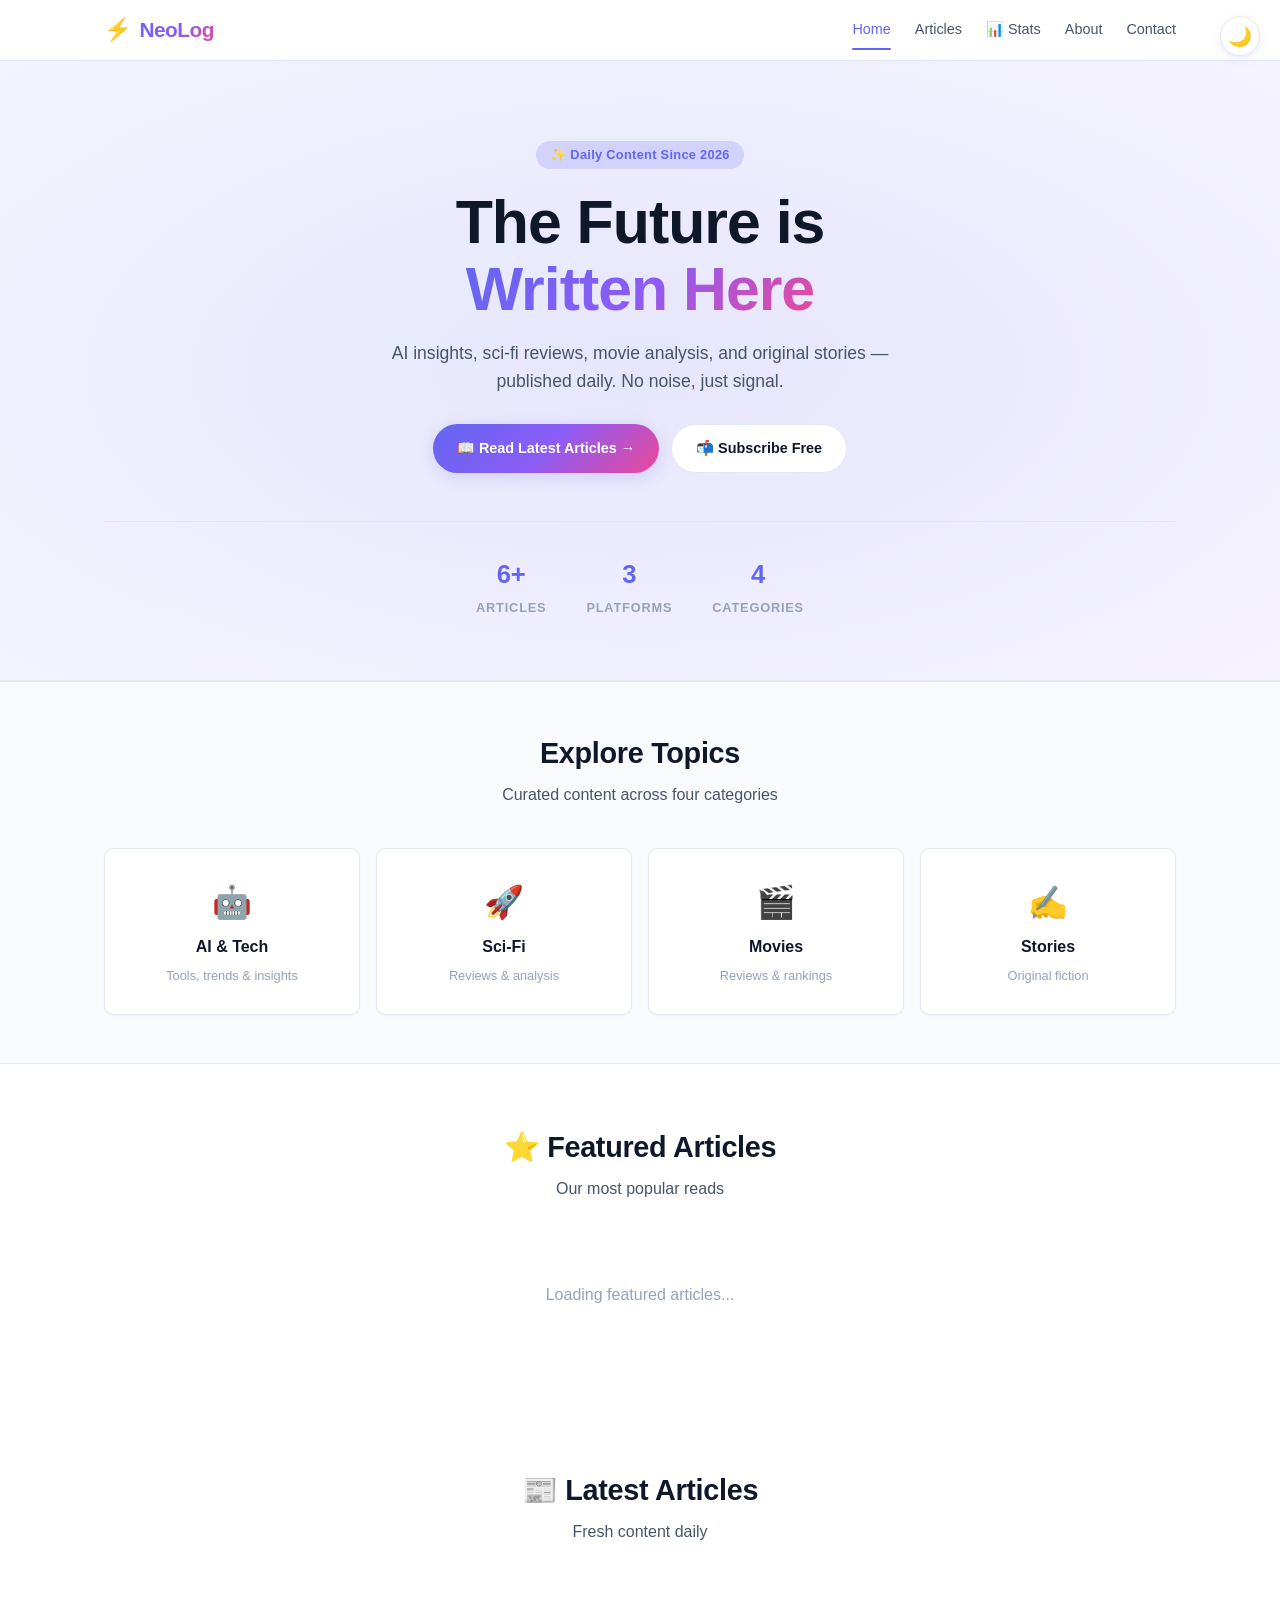
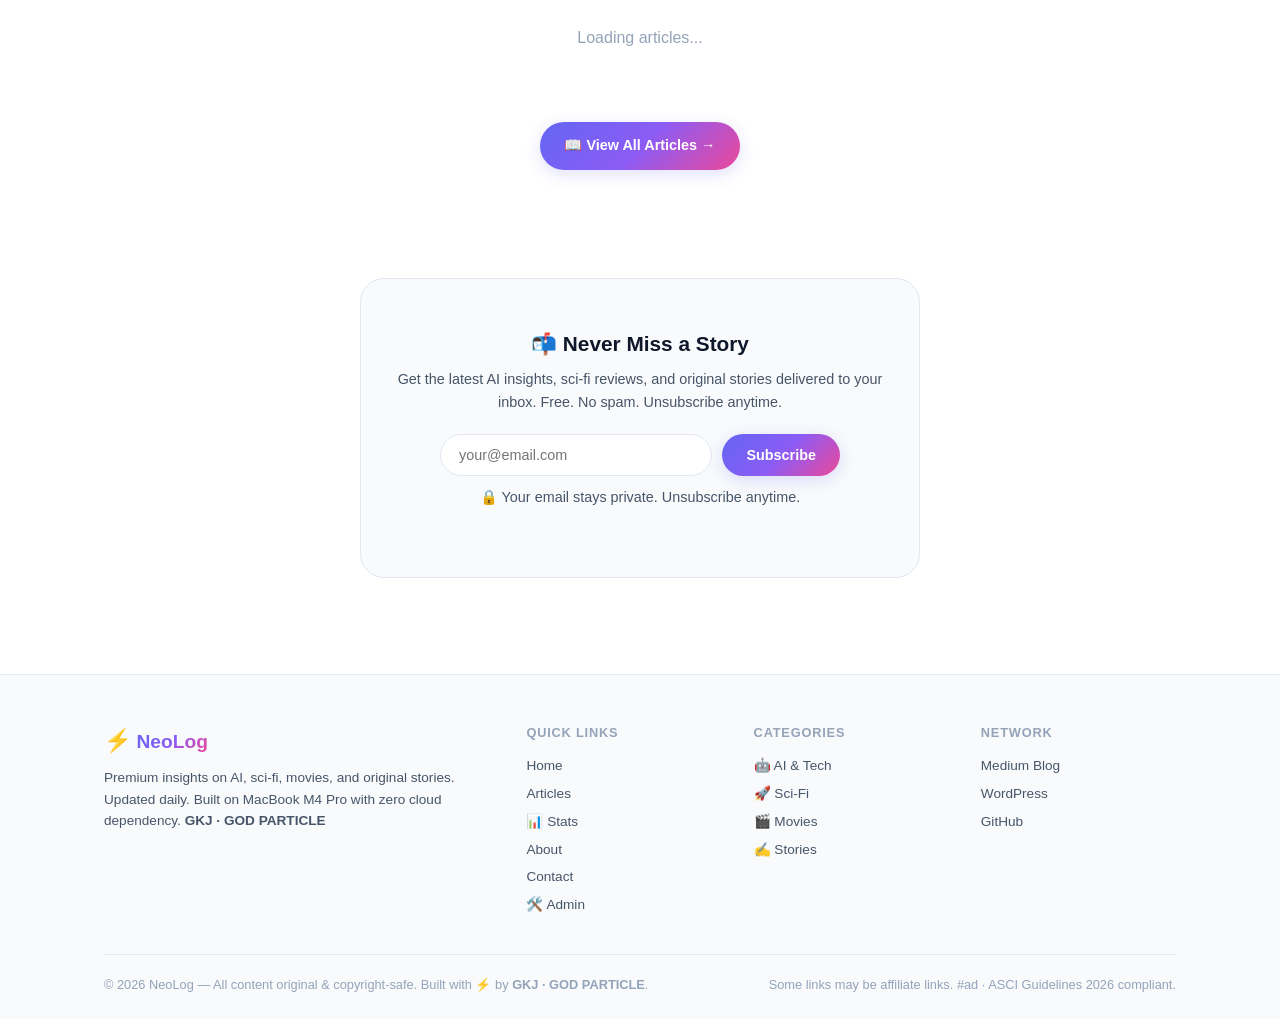
<file: index.html>
<!DOCTYPE html>
<html lang="en">
<head>
    <meta charset="UTF-8">
    <meta name="viewport" content="width=device-width, initial-scale=1.0">
    <title>NeoLog — Future of Tech, Sci-Fi & Storytelling</title>
    <meta name="description" content="Premium insights on AI, sci-fi movies, tech trends, and original stories. Daily updates from the edge of tomorrow.">
    <meta name="keywords" content="AI, sci-fi, movies, technology, blog, stories, reviews, 2026">
    <meta property="og:title" content="NeoLog — Future of Tech, Sci-Fi & Storytelling">
    <meta property="og:description" content="Premium daily content on AI, sci-fi movies, tech trends, and original stories.">
    <meta name="twitter:card" content="summary_large_image">
    <link rel="stylesheet" href="css/style.css">
    <link rel="icon" type="image/svg+xml" href="data:image/svg+xml,<svg xmlns='http://www.w3.org/2000/svg' viewBox='0 0 100 100'><text y='.9em' font-size='90'>⚡</text></svg>">
    <link rel="alternate" type="application/rss+xml" title="NeoLog RSS" href="/feed.xml">
</head>
<body>
<button id="themeToggle" class="theme-toggle" aria-label="Toggle theme">🌙</button>

<header class="header">
  <div class="container">
    <nav class="nav">
      <a href="/" class="logo"><span class="logo-icon">⚡</span><span class="logo-text">NeoLog</span></a>
      <div class="nav-links">
        <a href="/" class="active">Home</a>
        <a href="/posts/">Articles</a>
        <a href="/dashboard.html">📊 Stats</a>
        <a href="/about.html">About</a>
        <a href="/contact.html">Contact</a>
      </div>
      <button class="mobile-menu-btn" aria-label="Menu">☰</button>
    </nav>
  </div>
</header>

<!-- ⭐ Hero Section -->
<section class="hero">
  <div class="container hero-content">
    <span class="hero-badge">✨ Daily Content Since 2026</span>
    <h1 class="hero-title">
      The Future is<br>
      <span class="gradient-text">Written Here</span>
    </h1>
    <p class="hero-subtitle">AI insights, sci-fi reviews, movie analysis, and original stories — published daily. No noise, just signal.</p>
    <div class="hero-actions">
      <a href="/posts/" class="btn btn-primary">📖 Read Latest Articles →</a>
      <a href="#newsletter" class="btn btn-secondary">📬 Subscribe Free</a>
    </div>
    <div class="hero-stats">
      <div class="stat">
        <span class="stat-num" id="articleCount">6+</span>
        <span class="stat-label">Articles</span>
      </div>
      <div class="stat">
        <span class="stat-num">3</span>
        <span class="stat-label">Platforms</span>
      </div>
      <div class="stat">
        <span class="stat-num">4</span>
        <span class="stat-label">Categories</span>
      </div>
    </div>
  </div>
</section>

<!-- 📂 Categories -->
<section class="categories">
  <div class="container">
    <div class="section-header">
      <h2>Explore Topics</h2>
      <p class="section-subtitle">Curated content across four categories</p>
    </div>
    <div class="category-grid">
      <a href="/posts/?cat=ai-tech" class="category-card" style="--cat-color: #6366f1">
        <span class="cat-icon">🤖</span>
        <span class="cat-name">AI & Tech</span>
        <span class="cat-count">Tools, trends & insights</span>
      </a>
      <a href="/posts/?cat=sci-fi" class="category-card" style="--cat-color: #8b5cf6">
        <span class="cat-icon">🚀</span>
        <span class="cat-name">Sci-Fi</span>
        <span class="cat-count">Reviews & analysis</span>
      </a>
      <a href="/posts/?cat=movies" class="category-card" style="--cat-color: #ec4899">
        <span class="cat-icon">🎬</span>
        <span class="cat-name">Movies</span>
        <span class="cat-count">Reviews & rankings</span>
      </a>
      <a href="/posts/?cat=stories" class="category-card" style="--cat-color: #f59e0b">
        <span class="cat-icon">✍️</span>
        <span class="cat-name">Stories</span>
        <span class="cat-count">Original fiction</span>
      </a>
    </div>
  </div>
</section>

<!-- 🏆 Featured -->
<section class="featured">
  <div class="container">
    <div class="section-header">
      <h2>⭐ Featured Articles</h2>
      <p class="section-subtitle">Our most popular reads</p>
    </div>
    <div class="posts-grid" id="featuredGrid">
      <p style="text-align:center;grid-column:1/-1;color:var(--text-tertiary);padding:40px">Loading featured articles...</p>
    </div>
  </div>
</section>

<!-- 📰 Latest -->
<section class="latest-posts">
  <div class="container">
    <div class="section-header">
      <h2>📰 Latest Articles</h2>
      <p class="section-subtitle">Fresh content daily</p>
    </div>
    <div class="posts-grid" id="latestGrid">
      <p style="text-align:center;grid-column:1/-1;color:var(--text-tertiary);padding:40px">Loading articles...</p>
    </div>
    <div style="text-align:center;margin-top:32px">
      <a href="/posts/" class="btn btn-primary">📖 View All Articles →</a>
    </div>
  </div>
</section>

<!-- 📬 Newsletter -->
<section class="newsletter" id="newsletter">
  <div class="container">
    <div class="newsletter-card">
      <h2>📬 Never Miss a Story</h2>
      <p>Get the latest AI insights, sci-fi reviews, and original stories delivered to your inbox. Free. No spam. Unsubscribe anytime.</p>
      <form class="newsletter-form" id="newsletterForm">
        <input type="email" placeholder="your@email.com" required>
        <button type="submit" class="btn btn-primary">Subscribe</button>
      </form>
      <p class="form-disclaimer">🔒 Your email stays private. Unsubscribe anytime.</p>
    </div>
  </div>
</section>

<!-- 🦶 Footer -->
<footer class="footer">
  <div class="container">
    <div class="footer-grid">
      <div class="footer-brand">
        <span class="logo-icon">⚡</span>
        <span class="logo-text">NeoLog</span>
        <p>Premium insights on AI, sci-fi, movies, and original stories. Updated daily. Built on MacBook M4 Pro with zero cloud dependency. <strong>GKJ · GOD PARTICLE</strong></p>
      </div>
      <div class="footer-links">
        <h4>Quick Links</h4>
        <a href="/">Home</a>
        <a href="/posts/">Articles</a>
        <a href="/dashboard.html">📊 Stats</a>
        <a href="/about.html">About</a>
        <a href="/contact.html">Contact</a>
        <a href="/admin/">🛠️ Admin</a>
      </div>
      <div class="footer-links">
        <h4>Categories</h4>
        <a href="/posts/?cat=ai-tech">🤖 AI & Tech</a>
        <a href="/posts/?cat=sci-fi">🚀 Sci-Fi</a>
        <a href="/posts/?cat=movies">🎬 Movies</a>
        <a href="/posts/?cat=stories">✍️ Stories</a>
      </div>
      <div class="footer-links">
        <h4>Network</h4>
        <a href="https://medium.com/@neolog" target="_blank">Medium Blog</a>
        <a href="https://neolog.wordpress.com" target="_blank">WordPress</a>
        <a href="https://github.com/GopalKumar-spec/neolog" target="_blank">GitHub</a>
      </div>
    </div>
    <div class="footer-bottom">
      <p>© 2026 NeoLog — All content original & copyright-safe. Built with ⚡ by <strong>GKJ · GOD PARTICLE</strong>.</p>
      <p class="affiliate-notice">Some links may be affiliate links. #ad · ASCI Guidelines 2026 compliant.</p>
    </div>
  </div>
</footer>

<script src="js/posts.js"></script>
<script src="js/main.js"></script>
</body>
</html>
</file>
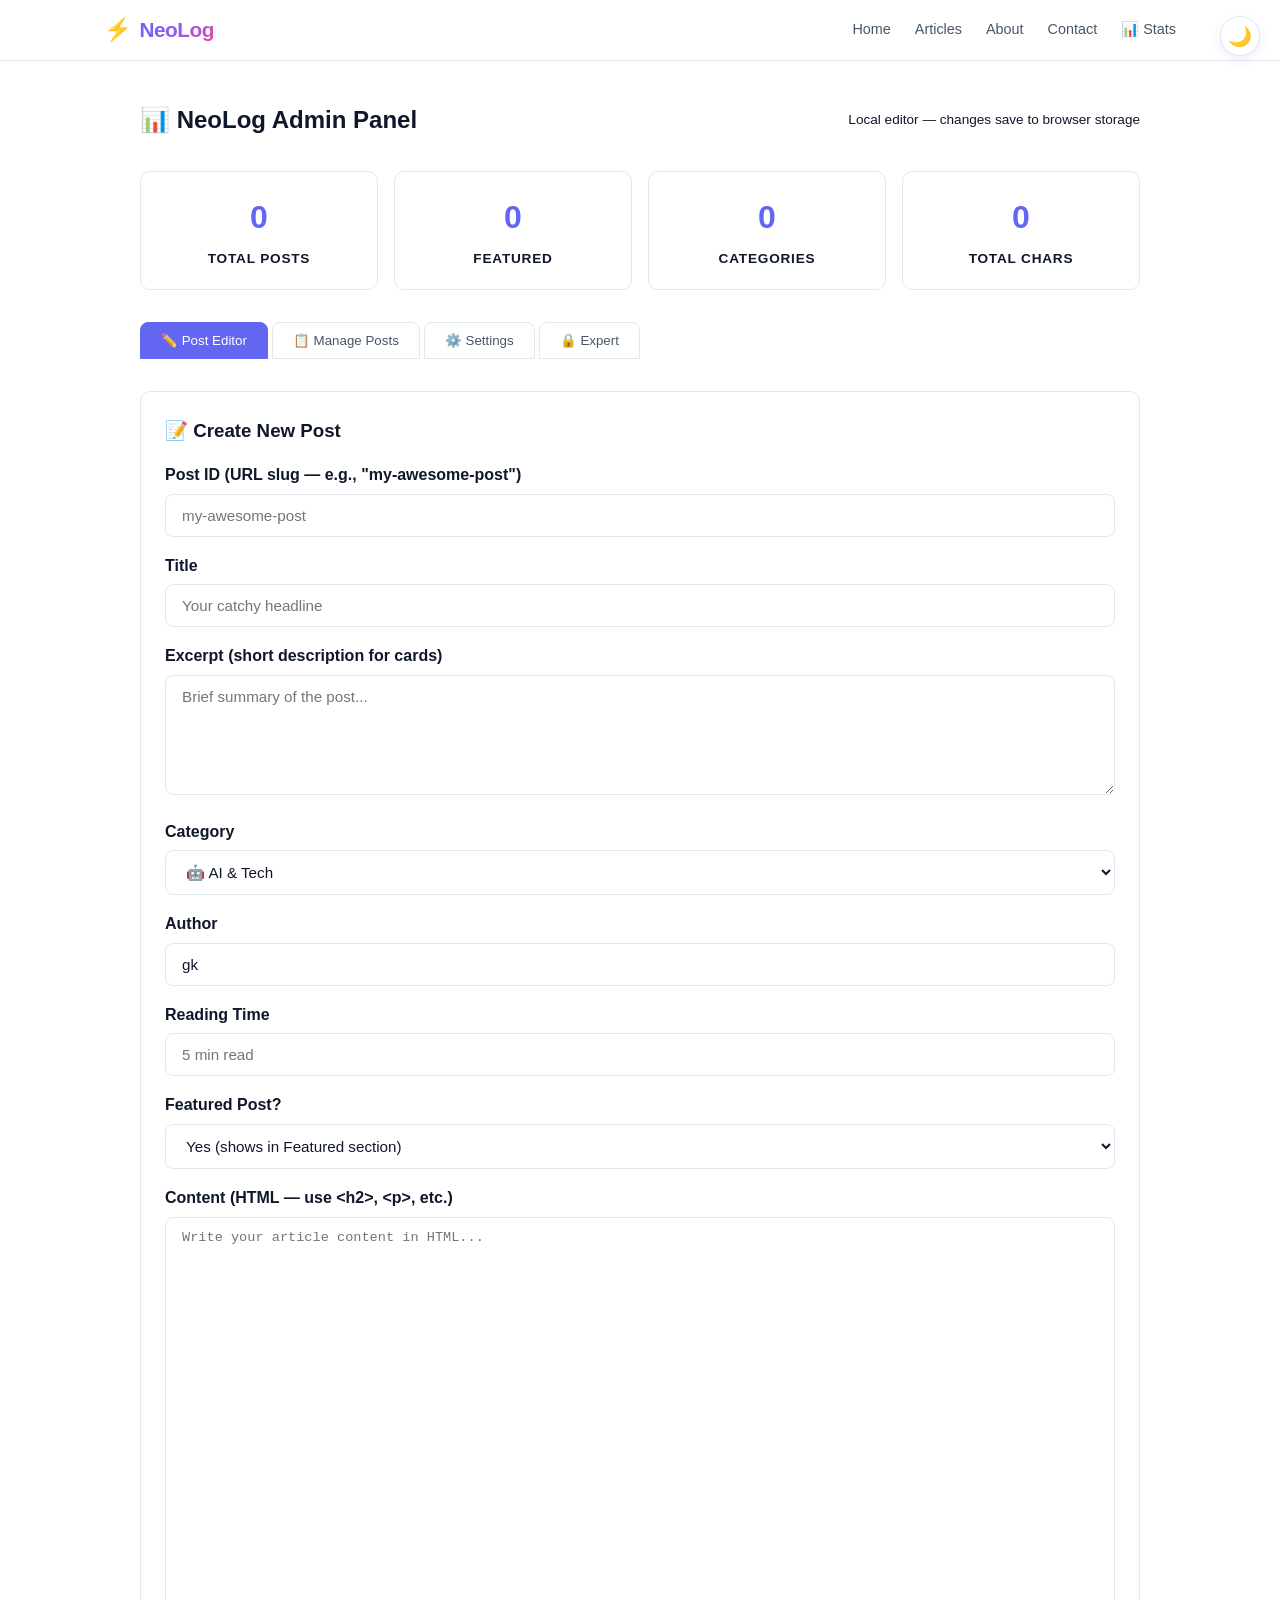
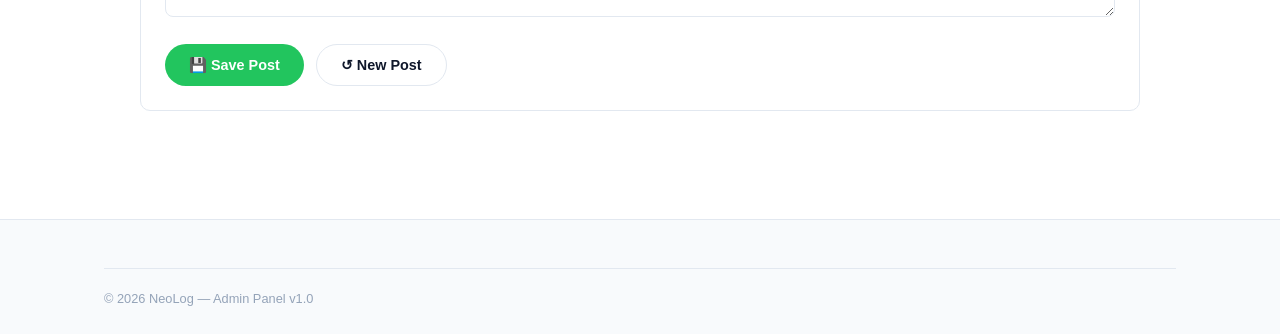
<file: admin/index.html>
<!DOCTYPE html>
<html lang="en">
<head>
  <meta charset="UTF-8">
  <meta name="viewport" content="width=device-width, initial-scale=1.0">
  <title>NeoLog — Admin Panel</title>
  <link rel="stylesheet" href="../css/style.css">
  <style>
    .admin-dashboard { padding: 40px 0; max-width: 1000px; margin: 0 auto; }
    .admin-header { display: flex; justify-content: space-between; align-items: center; margin-bottom: 32px; flex-wrap: wrap; gap: 16px; }
    .admin-tabs { display: flex; gap: 4px; margin-bottom: 32px; flex-wrap: wrap; }
    .admin-tab { padding: 10px 20px; border: 1px solid var(--border); background: var(--bg-card); cursor: pointer; border-radius: 8px 8px 0 0; font-weight: 500; color: var(--text-secondary); transition: var(--transition); }
    .admin-tab.active { background: var(--accent); color: #fff; border-color: var(--accent); }
    .admin-panel { display: none; }
    .admin-panel.active { display: block; }
    .admin-card { background: var(--bg-card); border: 1px solid var(--border); border-radius: var(--radius); padding: 24px; margin-bottom: 20px; }
    .admin-card h3 { margin-bottom: 16px; }
    .admin-form label { display: block; font-weight: 600; margin-bottom: 6px; margin-top: 16px; }
    .admin-form label:first-child { margin-top: 0; }
    .admin-form input, .admin-form textarea, .admin-form select {
      width: 100%; padding: 12px 16px; border: 1px solid var(--border); border-radius: 8px;
      background: var(--bg-primary); color: var(--text-primary); font-size: 0.95rem; font-family: inherit;
    }
    .admin-form textarea { min-height: 120px; resize: vertical; }
    .admin-form textarea.content-editor { min-height: 400px; font-family: 'SF Mono', 'Fira Code', monospace; font-size: 0.85rem; }
    .admin-actions { display: flex; gap: 12px; margin-top: 20px; flex-wrap: wrap; }
    .btn-danger { background: #ef4444; color: #fff; }
    .btn-danger:hover { background: #dc2626; color: #fff; }
    .btn-success { background: #22c55e; color: #fff; }
    .btn-success:hover { background: #16a34a; color: #fff; }
    .toast { position: fixed; bottom: 24px; right: 24px; padding: 16px 24px; border-radius: 8px; font-weight: 600; z-index: 9999; animation: slideUp 0.3s ease; }
    .toast-success { background: #22c55e; color: #fff; }
    .toast-error { background: #ef4444; color: #fff; }
    @keyframes slideUp { from { transform: translateY(20px); opacity: 0; } to { transform: translateY(0); opacity: 1; } }
    .post-list-item { display: flex; justify-content: space-between; align-items: center; padding: 12px 16px; border-bottom: 1px solid var(--border); }
    .post-list-item:last-child { border-bottom: none; }
    .post-list-item .post-info { flex: 1; }
    .post-list-item .post-title { font-weight: 600; }
    .post-list-item .post-meta { font-size: 0.8rem; color: var(--text-muted); margin-top: 4px; }
    .stats-grid { display: grid; grid-template-columns: repeat(auto-fit, minmax(150px, 1fr)); gap: 16px; margin-bottom: 32px; }
    .stat-card { background: var(--bg-card); border: 1px solid var(--border); border-radius: var(--radius); padding: 20px; text-align: center; }
    .stat-number { font-size: 2rem; font-weight: 800; color: var(--accent); }
    .stat-label { font-size: 0.85rem; color: var(--text-muted); margin-top: 4px; }
  </style>
</head>
<body>
<button id="themeToggle" class="theme-toggle" aria-label="Toggle theme">🌙</button>
<header class="header"><div class="container"><nav class="nav"><a href="/" class="logo"><span class="logo-icon">⚡</span><span class="logo-text">NeoLog</span></a><div class="nav-links"><a href="/">Home</a><a href="/posts/">Articles</a><a href="/about.html">About</a><a href="/contact.html">Contact</a><a href="/dashboard.html">📊 Stats</a></div></nav></div></header>

<section class="admin-dashboard">
  <div class="admin-header">
    <h1>📊 NeoLog Admin Panel</h1>
    <span style="font-size:0.85rem;color:var(--text-muted)">Local editor — changes save to browser storage</span>
  </div>

  <!-- Stats -->
  <div class="stats-grid" id="statsGrid"></div>

  <!-- Tabs -->
  <div class="admin-tabs">
    <button class="admin-tab active" onclick="switchTab('editor')">✏️ Post Editor</button>
    <button class="admin-tab" onclick="switchTab('manage')">📋 Manage Posts</button>
    <button class="admin-tab" onclick="switchTab('settings')">⚙️ Settings</button>
    <button class="admin-tab" onclick="switchTab('expert')">🔒 Expert</button>
  </div>

  <!-- Editor Panel -->
  <div id="panel-editor" class="admin-panel active">
    <div class="admin-card">
      <h3>📝 <span id="editorTitle">Create New Post</span></h3>
      <form class="admin-form" id="postForm">
        <input type="hidden" id="editId" value="">

        <label>Post ID (URL slug — e.g., "my-awesome-post")</label>
        <input type="text" id="postId" placeholder="my-awesome-post" required>

        <label>Title</label>
        <input type="text" id="postTitle" placeholder="Your catchy headline" required>

        <label>Excerpt (short description for cards)</label>
        <textarea id="postExcerpt" placeholder="Brief summary of the post..." required></textarea>

        <label>Category</label>
        <select id="postCategory">
          <option value="ai-tech">🤖 AI & Tech</option>
          <option value="sci-fi">🚀 Sci-Fi</option>
          <option value="movies">🎬 Movies</option>
          <option value="stories">✍️ Stories</option>
        </select>

        <label>Author</label>
        <input type="text" id="postAuthor" value="gk">

        <label>Reading Time</label>
        <input type="text" id="postReadingTime" placeholder="5 min read">

        <label>Featured Post?</label>
        <select id="postFeatured"><option value="true">Yes (shows in Featured section)</option><option value="false">No</option></select>

        <label>Content (HTML — use &lt;h2&gt;, &lt;p&gt;, etc.)</label>
        <textarea class="content-editor" id="postContent" placeholder="Write your article content in HTML..." required></textarea>

        <div class="admin-actions">
          <button type="submit" class="btn btn-success" id="savePostBtn">💾 Save Post</button>
          <button type="button" class="btn btn-secondary" onclick="resetForm()">↺ New Post</button>
          <button type="button" class="btn btn-danger" id="deletePostBtn" style="display:none" onclick="deleteCurrentPost()">🗑️ Delete Post</button>
        </div>
      </form>
    </div>
  </div>

  <!-- Manage Panel -->
  <div id="panel-manage" class="admin-panel">
    <div class="admin-card">
      <h3>📋 All Posts</h3>
      <p style="color:var(--text-muted);margin-bottom:16px">Click any post to load it into the editor.</p>
      <div id="postList"></div>
    </div>
  </div>

  <!-- Settings Panel -->
  <div id="panel-settings" class="admin-panel">
    <div class="admin-card">
      <h3>⚙️ Site Settings</h3>
      <div class="admin-form">
        <label>Site Name</label>
        <input type="text" id="siteName" value="NeoLog">
        <label>Site Tagline</label>
        <input type="text" id="siteTagline" value="Future of Tech, Sci-Fi & Storytelling">
        <label>Site Description (SEO)</label>
        <textarea id="siteDescription">Premium insights on AI, sci-fi movies, tech trends, and original stories. Daily updates from the edge of tomorrow.</textarea>
        <div class="admin-actions">
          <button class="btn btn-primary" onclick="saveSettings()">💾 Save Settings</button>
        </div>
      </div>
    </div>
    <div class="admin-card">
      <h3>📊 Export / Backup</h3>
      <div class="admin-actions">
        <button class="btn btn-secondary" onclick="exportPosts()">📥 Export All Posts (JSON)</button>
        <button class="btn btn-secondary" onclick="importPosts()">📤 Import Posts (JSON)</button>
        <input type="file" id="importFile" accept=".json" style="display:none" onchange="handleImport(event)">
      </div>
    </div>
  </div>
</section>

<!-- 🔒 EXPERT PANEL — Hidden Admin Commands -->
<div id="panel-expert" class="admin-panel">
  <div class="admin-card" style="border:2px solid #f59e0b">
    <h3>🔒 Admin Expert Mode</h3>
    <p style="color:var(--text-muted);margin-bottom:20px">Secret commands to control your website from Terminal. Easy language — just copy & paste.</p>

    <h4 style="margin-top:24px">🚀 Quick Publish — Push Changes Live</h4>
    <div style="background:var(--bg-secondary);border-radius:8px;padding:16px;font-family:monospace;font-size:0.85rem;overflow-x:auto">
      <div style="margin-bottom:8px"><strong>Step 1:</strong> Open Terminal app on Mac</div>
      <div style="margin-bottom:4px"><strong>Step 2:</strong> Copy-paste this one line:</div>
      <code style="display:block;padding:12px;background:#1e293b;color:#e2e8f0;border-radius:6px;margin:8px 0;white-space:pre-wrap">cd /Users/gk/Documents/website && git add -A && git commit -m "site update" && git push</code>
      <div><span style="color:#22c55e;font-weight:600">✅ Done!</span> Site updates in 30 seconds</div>
    </div>

    <h4 style="margin-top:24px">🤖 Run Auto Pipeline — AI Writes 2 New Articles</h4>
    <div style="background:var(--bg-secondary);border-radius:8px;padding:16px;font-family:monospace;font-size:0.85rem;overflow-x:auto">
      <div style="margin-bottom:8px"><strong>What it does:</strong> AI picks trending topics & writes 2 full articles</div>
      <code style="display:block;padding:12px;background:#1e293b;color:#e2e8f0;border-radius:6px;margin:8px 0;white-space:pre-wrap">cd /Users/gk/Documents/website && python3 pipeline.py</code>
      <div style="color:#f59e0b">⏳ Takes 1-2 minutes. Don't close Terminal while it runs.</div>
    </div>

    <h4 style="margin-top:24px">📊 See Live Stats Dashboard</h4>
    <div style="background:var(--bg-secondary);border-radius:8px;padding:16px;font-family:monospace;font-size:0.85rem;overflow-x:auto">
      <div style="margin-bottom:8px">Open in your browser:</div>
      <code style="display:block;padding:12px;background:#1e293b;color:#e2e8f0;border-radius:6px;margin:8px 0;white-space:pre-wrap">open https://gopalkumar-spec.github.io/neolog/dashboard.html</code>
    </div>

    <h4 style="margin-top:24px">🕐 Check Auto Jobs (Cron) Running</h4>
    <div style="background:var(--bg-secondary);border-radius:8px;padding:16px;font-family:monospace;font-size:0.85rem;overflow-x:auto">
      <div style="margin-bottom:8px"><strong>See all scheduled jobs:</strong></div>
      <code style="display:block;padding:12px;background:#1e293b;color:#e2e8f0;border-radius:6px;margin:8px 0;white-space:pre-wrap">hermes cron list</code>
      <div style="margin-top:12px"><strong>Run a job right now (test):</strong></div>
      <code style="display:block;padding:12px;background:#1e293b;color:#e2e8f0;border-radius:6px;margin:8px 0;white-space:pre-wrap">hermes cron run JOB_ID</code>
      <div style="margin-top:12px"><strong>Stop a job:</strong></div>
      <code style="display:block;padding:12px;background:#1e293b;color:#e2e8f0;border-radius:6px;margin:8px 0;white-space:pre-wrap">hermes cron remove JOB_ID</code>
    </div>

    <h4 style="margin-top:24px">🛡️ Preview Site Locally (Before Publishing)</h4>
    <div style="background:var(--bg-secondary);border-radius:8px;padding:16px;font-family:monospace;font-size:0.85rem;overflow-x:auto">
      <code style="display:block;padding:12px;background:#1e293b;color:#e2e8f0;border-radius:6px;margin:8px 0;white-space:pre-wrap">cd /Users/gk/Documents/website && python3 -m http.server 4000</code>
      <div style="margin-top:8px">Then open <code style="background:var(--bg-secondary);padding:2px 6px;border-radius:4px">http://localhost:4000</code> in browser</div>
    </div>

    <h4 style="margin-top:24px">🔁 Emergency — Undo Changes & Restore</h4>
    <div style="background:var(--bg-secondary);border-radius:8px;padding:16px;font-family:monospace;font-size:0.85rem;overflow-x:auto">
      <div style="margin-bottom:8px;color:#ef4444"><strong>⚠️ Use only if you broke something!</strong></div>
      <div style="margin-bottom:8px"><strong>Restore last saved version from GitHub:</strong></div>
      <code style="display:block;padding:12px;background:#1e293b;color:#e2e8f0;border-radius:6px;margin:8px 0;white-space:pre-wrap">cd /Users/gk/Documents/website && git checkout -- .</code>
      <div style="margin-top:12px"><strong>Full reset to GitHub version (wipes local changes):</strong></div>
      <code style="display:block;padding:12px;background:#1e293b;color:#e2e8f0;border-radius:6px;margin:8px 0;white-space:pre-wrap">cd /Users/gk/Documents/website && git fetch origin && git reset --hard origin/main</code>
    </div>

    <h4 style="margin-top:24px">📁 File Locations — Where Everything Lives</h4>
    <div style="background:var(--bg-secondary);border-radius:8px;padding:16px;overflow-x:auto">
      <table style="width:100%;border-collapse:collapse;font-size:0.85rem">
        <tr style="border-bottom:1px solid var(--border)"><th style="text-align:left;padding:8px">File/Folder</th><th style="text-align:left;padding:8px">What It Is</th></tr>
        <tr style="border-bottom:1px solid var(--border)"><td style="padding:8px;font-family:monospace">~/Documents/website/</td><td style="padding:8px">📁 Main website folder (open in Finder)</td></tr>
        <tr style="border-bottom:1px solid var(--border)"><td style="padding:8px;font-family:monospace">js/posts.js</td><td style="padding:8px">📝 All articles — your main content file</td></tr>
        <tr style="border-bottom:1px solid var(--border)"><td style="padding:8px;font-family:monospace">admin/index.html</td><td style="padding:8px">🛠️ This admin panel (you're here now)</td></tr>
        <tr style="border-bottom:1px solid var(--border)"><td style="padding:8px;font-family:monospace">css/style.css</td><td style="padding:8px">🎨 Colors, fonts, site design</td></tr>
        <tr style="border-bottom:1px solid var(--border)"><td style="padding:8px;font-family:monospace">exports/</td><td style="padding:8px">📤 Ready-to-publish files for Medium & WordPress</td></tr>
        <tr style="border-bottom:1px solid var(--border)"><td style="padding:8px;font-family:monospace">pipeline.py</td><td style="padding:8px">🤖 AI writing robot (runs Mon/Wed/Fri)</td></tr>
        <tr><td style="padding:8px;font-family:monospace">SECURE_NOTEBOOK.md</td><td style="padding:8px">🔒 Your secret passwords & accounts (never share!)</td></tr>
      </table>
    </div>

    <h4 style="margin-top:24px">🔐 Secret URLs (Hidden from Public)</h4>
    <div style="background:var(--bg-secondary);border-radius:8px;padding:16px;overflow-x:auto">
      <table style="width:100%;border-collapse:collapse;font-size:0.85rem">
        <tr style="border-bottom:1px solid var(--border)"><th style="text-align:left;padding:8px">URL</th><th style="text-align:left;padding:8px">What It Opens</th></tr>
        <tr style="border-bottom:1px solid var(--border)"><td style="padding:8px;font-family:monospace">/neolog/admin/</td><td style="padding:8px">🛠️ This admin panel</td></tr>
        <tr style="border-bottom:1px solid var(--border)"><td style="padding:8px;font-family:monospace">/neolog/dashboard.html</td><td style="padding:8px">📊 Stats dashboard</td></tr>
        <tr style="border-bottom:1px solid var(--border)"><td style="padding:8px;font-family:monospace">/neolog/feed.xml</td><td style="padding:8px">📡 RSS feed for subscribers</td></tr>
        <tr><td style="padding:8px;font-family:monospace">/neolog/exports/</td><td style="padding:8px">📤 Export files (Medium & WordPress ready)</td></tr>
      </table>
    </div>

    <div style="margin-top:24px;padding:16px;background:#fef3c7;border-radius:8px;border:1px solid #f59e0b">
      <p style="font-weight:600;color:#92400e">🚨 SAFETY RULES</p>
      <ul style="color:#92400e;font-size:0.9rem;padding-left:20px">
        <li>✅ Use Admin Panel (this page) for article changes — easiest way</li>
        <li>✅ Run <code style="background:#fde68a;padding:2px 6px;border-radius:4px">git status</code> before publishing to check what changed</li>
        <li>❌ Never share SECURE_NOTEBOOK.md with anyone</li>
        <li>❌ Don't push changes without previewing first</li>
      </ul>
    </div>
  </div>
</div>

<footer class="footer"><div class="container"><div class="footer-bottom"><p>© 2026 NeoLog — Admin Panel v1.0</p></div></div></footer>

<script src="../js/posts.js"></script>
<script>
// ═══════════════════════════════════════
// ADMIN PANEL — Local Management System
// ═══════════════════════════════════════

// Load from localStorage or use default POSTS
function loadPosts() {
  const saved = localStorage.getItem('neolog_posts');
  if (saved) return JSON.parse(saved);
  // Convert defaults to saveable format
  const defaults = (typeof POSTS !== 'undefined' ? POSTS : []).map(p => ({
    ...p, content: p.content || ''
  }));
  localStorage.setItem('neolog_posts', JSON.stringify(defaults));
  return defaults;
}

function savePostsToStorage(posts) {
  localStorage.setItem('neolog_posts', JSON.stringify(posts));
}

let posts = loadPosts();
let currentEditId = null;

// Tab switching
function switchTab(tab) {
  document.querySelectorAll('.admin-tab').forEach(t => t.classList.remove('active'));
  document.querySelectorAll('.admin-panel').forEach(p => p.classList.remove('active'));
  document.querySelector(`.admin-tab[onclick*="${tab}"]`).classList.add('active');
  document.getElementById(`panel-${tab}`).classList.add('active');
  if (tab === 'manage') renderPostList();
  if (tab === 'editor') updateStats();
}

// Stats
function updateStats() {
  const grid = document.getElementById('statsGrid');
  const cats = {};
  posts.forEach(p => { cats[p.category] = (cats[p.category] || 0) + 1; });
  grid.innerHTML = `
    <div class="stat-card"><div class="stat-number">${posts.length}</div><div class="stat-label">Total Posts</div></div>
    <div class="stat-card"><div class="stat-number">${posts.filter(p => p.featured).length}</div><div class="stat-label">Featured</div></div>
    <div class="stat-card"><div class="stat-number">${Object.keys(cats).length}</div><div class="stat-label">Categories</div></div>
    <div class="stat-card"><div class="stat-number">${posts.reduce((t, p) => t + (p.content ? p.content.length : 0), 0)}</div><div class="stat-label">Total Chars</div></div>
  `;
}

// Render post list in management view
function renderPostList() {
  const list = document.getElementById('postList');
  if (posts.length === 0) {
    list.innerHTML = '<p style="color:var(--text-muted);padding:20px">No posts yet. Create your first post!</p>';
    return;
  }
  list.innerHTML = posts.map(p => `
    <div class="post-list-item">
      <div class="post-info">
        <div class="post-title">${p.title}</div>
        <div class="post-meta">${p.categoryLabel || p.category} · ${p.date} · ${p.readingTime}${p.featured ? ' · ⭐ Featured' : ''}</div>
      </div>
      <div class="admin-actions" style="margin:0">
        <button class="btn btn-secondary" style="padding:6px 16px;font-size:0.85rem" onclick="editPost('${p.id}')">✏️ Edit</button>
        <button class="btn btn-danger" style="padding:6px 12px;font-size:0.85rem" onclick="deletePost('${p.id}')">🗑️</button>
      </div>
    </div>
  `).join('');
}

// Edit a post
function editPost(id) {
  const post = posts.find(p => p.id === id);
  if (!post) return showToast('Post not found', 'error');
  currentEditId = id;
  document.getElementById('editorTitle').textContent = `✏️ Editing: ${post.title}`;
  document.getElementById('editId').value = id;
  document.getElementById('postId').value = post.id;
  document.getElementById('postTitle').value = post.title;
  document.getElementById('postExcerpt').value = post.excerpt;
  document.getElementById('postCategory').value = post.category;
  document.getElementById('postAuthor').value = post.author;
  document.getElementById('postReadingTime').value = post.readingTime;
  document.getElementById('postFeatured').value = post.featured ? 'true' : 'false';
  document.getElementById('postContent').value = post.content;
  document.getElementById('deletePostBtn').style.display = 'inline-flex';
  document.getElementById('savePostBtn').textContent = '💾 Update Post';
  switchTab('editor');
}

// Reset form for new post
function resetForm() {
  currentEditId = null;
  document.getElementById('editorTitle').textContent = 'Create New Post';
  document.getElementById('editId').value = '';
  document.getElementById('postForm').reset();
  document.getElementById('postAuthor').value = 'gk';
  document.getElementById('postFeatured').value = 'false';
  document.getElementById('deletePostBtn').style.display = 'none';
  document.getElementById('savePostBtn').textContent = '💾 Save Post';
}

// Save/Update post
document.getElementById('postForm').addEventListener('submit', function(e) {
  e.preventDefault();
  const data = {
    id: document.getElementById('postId').value,
    title: document.getElementById('postTitle').value,
    excerpt: document.getElementById('postExcerpt').value,
    category: document.getElementById('postCategory').value,
    date: new Date().toISOString().split('T')[0],
    author: document.getElementById('postAuthor').value || 'gk',
    readingTime: document.getElementById('postReadingTime').value || '5 min read',
    featured: document.getElementById('postFeatured').value === 'true',
    content: document.getElementById('postContent').value
  };
  const catLabels = { 'ai-tech': '🤖 AI & Tech', 'sci-fi': '🚀 Sci-Fi', 'movies': '🎬 Movies', 'stories': '✍️ Stories' };
  data.categoryLabel = catLabels[data.category] || data.category;

  if (currentEditId) {
    const idx = posts.findIndex(p => p.id === currentEditId);
    if (idx >= 0) { posts[idx] = data; }
    showToast('✅ Post updated!', 'success');
  } else {
    if (posts.find(p => p.id === data.id)) {
      return showToast('❌ A post with this ID already exists!', 'error');
    }
    posts.push(data);
    showToast('✅ New post created!', 'success');
  }

  savePostsToStorage(posts);
  currentEditId = data.id;
  document.getElementById('editId').value = data.id;
  document.getElementById('deletePostBtn').style.display = 'inline-flex';
  document.getElementById('savePostBtn').textContent = '💾 Update Post';
  updateStats();
});

// Delete a post
function deletePost(id) {
  if (!confirm(`Delete "${posts.find(p => p.id === id)?.title}"?`)) return;
  posts = posts.filter(p => p.id !== id);
  savePostsToStorage(posts);
  renderPostList();
  updateStats();
  if (currentEditId === id) resetForm();
  showToast('🗑️ Post deleted', 'success');
}

function deleteCurrentPost() {
  if (currentEditId) deletePost(currentEditId);
}

// Settings
function saveSettings() {
  localStorage.setItem('neolog_site_name', document.getElementById('siteName').value);
  localStorage.setItem('neolog_site_tagline', document.getElementById('siteTagline').value);
  localStorage.setItem('neolog_site_desc', document.getElementById('siteDescription').value);
  showToast('✅ Settings saved!', 'success');
}

function loadSettings() {
  ['siteName','siteTagline','siteDescription'].forEach(id => {
    const saved = localStorage.getItem(`neolog_${id}`);
    if (saved) document.getElementById(id).value = saved;
  });
}

// Export/Import
function exportPosts() {
  const blob = new Blob([JSON.stringify(posts, null, 2)], {type: 'application/json'});
  const a = document.createElement('a');
  a.href = URL.createObjectURL(blob);
  a.download = `neolog-posts-${new Date().toISOString().split('T')[0]}.json`;
  a.click();
  showToast('📥 Exported!', 'success');
}

function importPosts() {
  document.getElementById('importFile').click();
}

function handleImport(event) {
  const file = event.target.files[0];
  if (!file) return;
  const reader = new FileReader();
  reader.onload = function(e) {
    try {
      const imported = JSON.parse(e.target.result);
      if (!Array.isArray(imported)) throw new Error('Invalid format');
      posts = imported;
      savePostsToStorage(posts);
      renderPostList();
      updateStats();
      showToast(`📥 Imported ${posts.length} posts!`, 'success');
    } catch(err) {
      showToast('❌ Invalid JSON file', 'error');
    }
  };
  reader.readAsText(file);
}

// Toast notifications
function showToast(message, type = 'success') {
  const toast = document.createElement('div');
  toast.className = `toast toast-${type}`;
  toast.textContent = message;
  document.body.appendChild(toast);
  setTimeout(() => toast.remove(), 3000);
}

// Initialize
updateStats();
loadSettings();

// Theme sync
const themeToggle = document.getElementById('themeToggle');
const currentTheme = localStorage.getItem('theme') || 'light';
document.documentElement.setAttribute('data-theme', currentTheme);
themeToggle.textContent = currentTheme === 'dark' ? '☀️' : '🌙';
themeToggle.addEventListener('click', () => {
  const theme = document.documentElement.getAttribute('data-theme') === 'dark' ? 'light' : 'dark';
  document.documentElement.setAttribute('data-theme', theme);
  localStorage.setItem('theme', theme);
  themeToggle.textContent = theme === 'dark' ? '☀️' : '🌙';
});
</script>
</body>
</html>
</file>
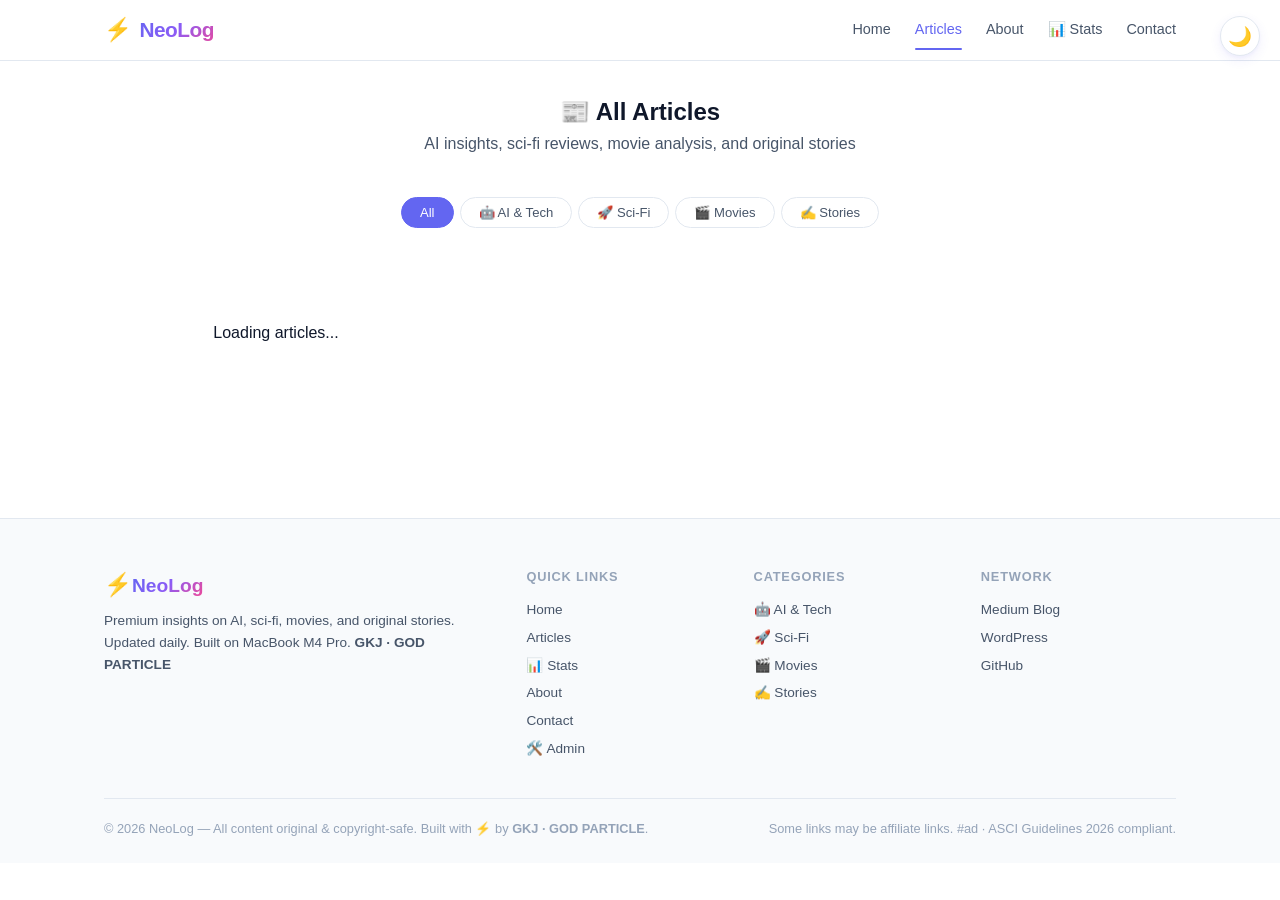
<file: posts/index.html>
<!DOCTYPE html>
<html lang="en">
<head><meta charset="UTF-8"><meta name="viewport" content="width=device-width, initial-scale=1.0"><title>Articles — NeoLog</title><meta name="description" content="All articles on NeoLog — AI, sci-fi, movies, and original stories."><link rel="stylesheet" href="../css/style.css"><link rel="icon" type="image/svg+xml" href="data:image/svg+xml,<svg xmlns='http://www.w3.org/2000/svg' viewBox='0 0 100 100'><text y='.9em' font-size='90'>⚡</text></svg>"></head>
<body>
<button id="themeToggle" class="theme-toggle" aria-label="Toggle theme">🌙</button>
<header class="header"><div class="container"><nav class="nav"><a href="/" class="logo"><span class="logo-icon">⚡</span><span class="logo-text">NeoLog</span></a><div class="nav-links"><a href="/">Home</a><a href="/posts/" class="active">Articles</a><a href="/about.html">About</a><a href="/dashboard.html">📊 Stats</a><a href="/contact.html">Contact</a></div><button class="mobile-menu-btn" aria-label="Menu">☰</button></nav></div></header>
<section class="posts-page"><div class="container"><div class="posts-page-header"><h1>📰 All Articles</h1><p class="section-subtitle">AI insights, sci-fi reviews, movie analysis, and original stories</p></div><div class="filter-bar" id="filterBar"></div><div class="posts-grid" id="postsContainer"><p style="text-align:center;padding:60px 0;color:var(--text-muted)">Loading articles...</p></div></div></section>
<footer class="footer"><div class="container"><div class="footer-grid"><div class="footer-brand"><span class="logo-icon">⚡</span><span class="logo-text">NeoLog</span><p>Premium insights on AI, sci-fi, movies, and original stories. Updated daily. Built on MacBook M4 Pro. <strong>GKJ · GOD PARTICLE</strong></p></div><div class="footer-links"><h4>Quick Links</h4><a href="/">Home</a><a href="/posts/">Articles</a><a href="/dashboard.html">📊 Stats</a><a href="/about.html">About</a><a href="/contact.html">Contact</a><a href="/admin/">🛠️ Admin</a></div><div class="footer-links"><h4>Categories</h4><a href="/posts/?cat=ai-tech">🤖 AI & Tech</a><a href="/posts/?cat=sci-fi">🚀 Sci-Fi</a><a href="/posts/?cat=movies">🎬 Movies</a><a href="/posts/?cat=stories">✍️ Stories</a></div><div class="footer-links"><h4>Network</h4><a href="https://medium.com/@neolog" target="_blank">Medium Blog</a><a href="https://neolog.wordpress.com" target="_blank">WordPress</a><a href="https://github.com/GopalKumar-spec/neolog" target="_blank">GitHub</a></div></div><div class="footer-bottom"><p>© 2026 NeoLog — All content original & copyright-safe. Built with ⚡ by <strong>GKJ · GOD PARTICLE</strong>.</p><p class="affiliate-notice">Some links may be affiliate links. #ad · ASCI Guidelines 2026 compliant.</p></div></div></footer>
<script src="../js/posts.js"></script><script src="../js/main.js"></script>
</body>
</html>
</file>
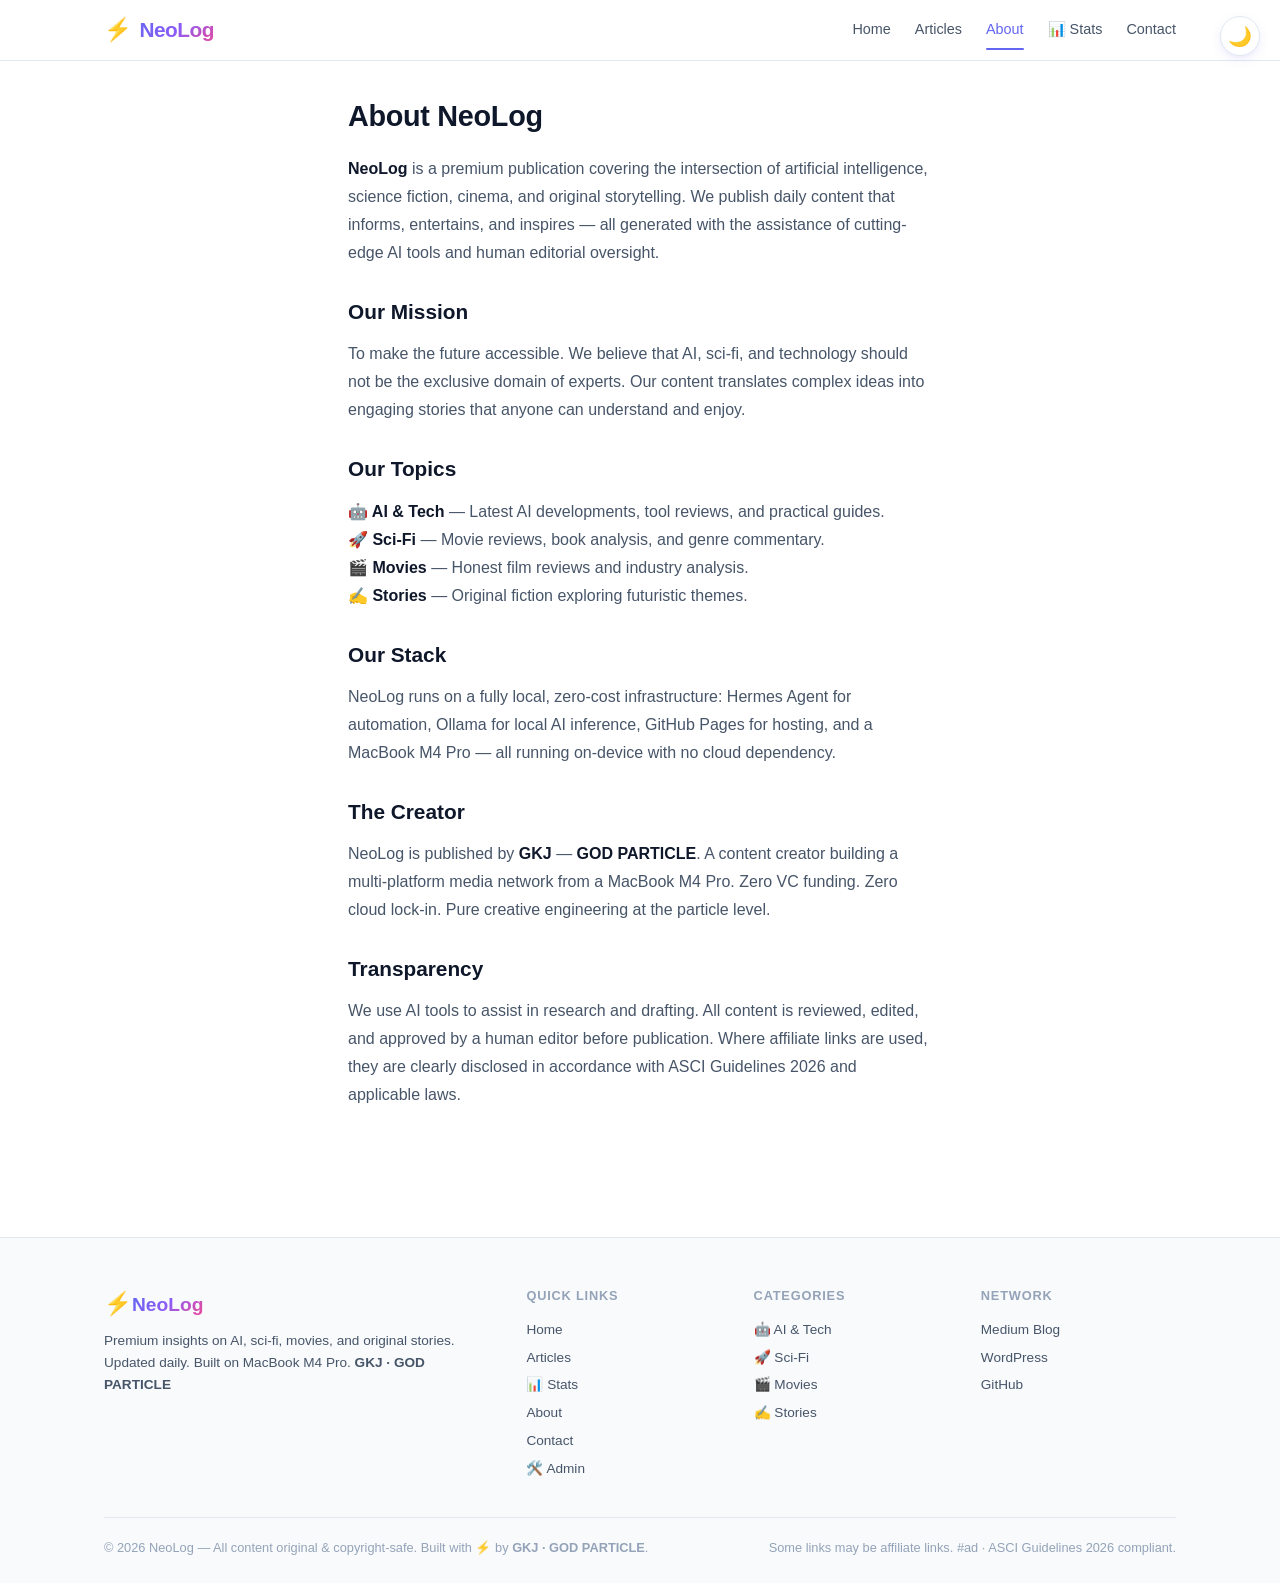
<file: about.html>
<!DOCTYPE html>
<html lang="en">
<head><meta charset="UTF-8"><meta name="viewport" content="width=device-width, initial-scale=1.0"><title>About — NeoLog</title><meta name="description" content="About NeoLog — a premium blog covering AI, sci-fi, movies, and original stories."><link rel="stylesheet" href="css/style.css"><link rel="icon" type="image/svg+xml" href="data:image/svg+xml,<svg xmlns='http://www.w3.org/2000/svg' viewBox='0 0 100 100'><text y='.9em' font-size='90'>⚡</text></svg>"></head>
<body>
<button id="themeToggle" class="theme-toggle" aria-label="Toggle theme">🌙</button>
<header class="header"><div class="container"><nav class="nav"><a href="/" class="logo"><span class="logo-icon">⚡</span><span class="logo-text">NeoLog</span></a><div class="nav-links"><a href="/">Home</a><a href="/posts/">Articles</a><a href="/about.html" class="active">About</a><a href="/dashboard.html">📊 Stats</a><a href="/contact.html">Contact</a></div><button class="mobile-menu-btn" aria-label="Menu">☰</button></nav></div></header>
<section class="page"><div class="container">
<h1>About NeoLog</h1>
<p><strong>NeoLog</strong> is a premium publication covering the intersection of artificial intelligence, science fiction, cinema, and original storytelling. We publish daily content that informs, entertains, and inspires — all generated with the assistance of cutting-edge AI tools and human editorial oversight.</p>
<h2>Our Mission</h2>
<p>To make the future accessible. We believe that AI, sci-fi, and technology should not be the exclusive domain of experts. Our content translates complex ideas into engaging stories that anyone can understand and enjoy.</p>
<h2>Our Topics</h2>
<p><strong>🤖 AI & Tech</strong> — Latest AI developments, tool reviews, and practical guides.<br>
<strong>🚀 Sci-Fi</strong> — Movie reviews, book analysis, and genre commentary.<br>
<strong>🎬 Movies</strong> — Honest film reviews and industry analysis.<br>
<strong>✍️ Stories</strong> — Original fiction exploring futuristic themes.</p>
<h2>Our Stack</h2>
<p>NeoLog runs on a fully local, zero-cost infrastructure: Hermes Agent for automation, Ollama for local AI inference, GitHub Pages for hosting, and a MacBook M4 Pro — all running on-device with no cloud dependency.</p>
<h2>The Creator</h2>
<p>NeoLog is published by <strong>GKJ</strong> — <strong>GOD PARTICLE</strong>. A content creator building a multi-platform media network from a MacBook M4 Pro. Zero VC funding. Zero cloud lock-in. Pure creative engineering at the particle level.</p>
<h2>Transparency</h2>
<p>We use AI tools to assist in research and drafting. All content is reviewed, edited, and approved by a human editor before publication. Where affiliate links are used, they are clearly disclosed in accordance with ASCI Guidelines 2026 and applicable laws.</p>
</div></section>
<footer class="footer"><div class="container"><div class="footer-grid"><div class="footer-brand"><span class="logo-icon">⚡</span><span class="logo-text">NeoLog</span><p>Premium insights on AI, sci-fi, movies, and original stories. Updated daily. Built on MacBook M4 Pro. <strong>GKJ · GOD PARTICLE</strong></p></div><div class="footer-links"><h4>Quick Links</h4><a href="/">Home</a><a href="/posts/">Articles</a><a href="/dashboard.html">📊 Stats</a><a href="/about.html">About</a><a href="/contact.html">Contact</a><a href="/admin/">🛠️ Admin</a></div><div class="footer-links"><h4>Categories</h4><a href="/posts/?cat=ai-tech">🤖 AI & Tech</a><a href="/posts/?cat=sci-fi">🚀 Sci-Fi</a><a href="/posts/?cat=movies">🎬 Movies</a><a href="/posts/?cat=stories">✍️ Stories</a></div><div class="footer-links"><h4>Network</h4><a href="https://medium.com/@neolog" target="_blank">Medium Blog</a><a href="https://neolog.wordpress.com" target="_blank">WordPress</a><a href="https://github.com/GopalKumar-spec/neolog" target="_blank">GitHub</a></div></div><div class="footer-bottom"><p>© 2026 NeoLog — All content original & copyright-safe. Built with ⚡ by <strong>GKJ · GOD PARTICLE</strong>.</p><p class="affiliate-notice">Some links may be affiliate links. #ad · ASCI Guidelines 2026 compliant.</p></div></div></footer>
<script src="js/posts.js"></script><script src="js/main.js"></script>
</body>
</html>
</file>
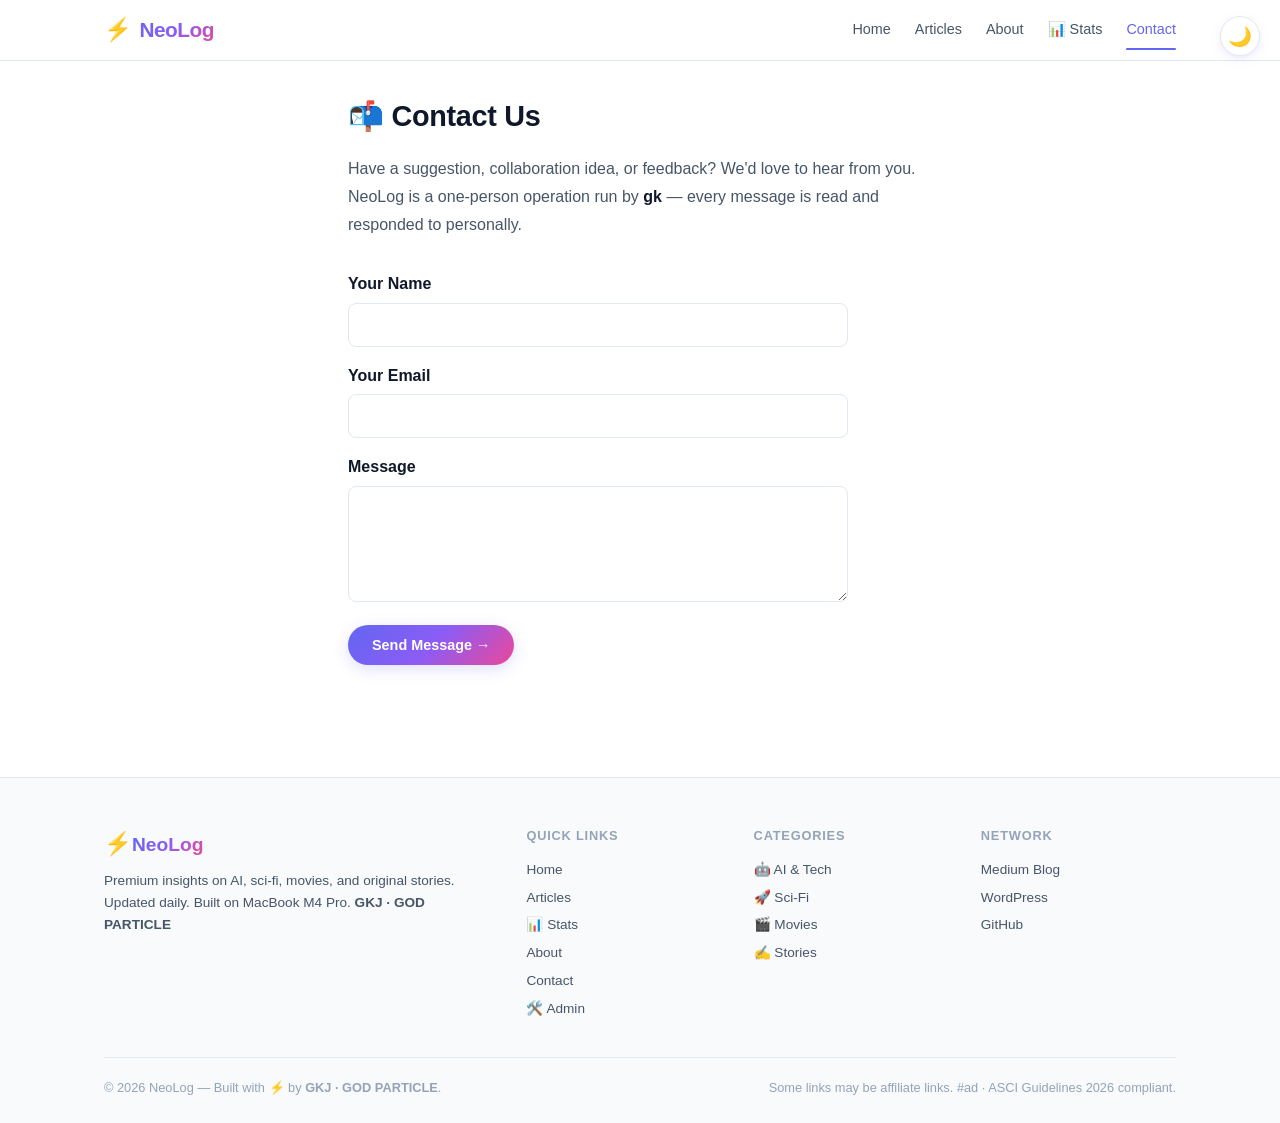
<file: contact.html>
<!DOCTYPE html>
<html lang="en">
<head><meta charset="UTF-8"><meta name="viewport" content="width=device-width, initial-scale=1.0"><title>Contact — NeoLog</title><meta name="description" content="Contact NeoLog — get in touch for collaborations, suggestions, or feedback."><link rel="stylesheet" href="css/style.css"><link rel="icon" type="image/svg+xml" href="data:image/svg+xml,<svg xmlns='http://www.w3.org/2000/svg' viewBox='0 0 100 100'><text y='.9em' font-size='90'>⚡</text></svg>"></head>
<body>
<button id="themeToggle" class="theme-toggle" aria-label="Toggle theme">🌙</button>
<header class="header"><div class="container"><nav class="nav"><a href="/" class="logo"><span class="logo-icon">⚡</span><span class="logo-text">NeoLog</span></a><div class="nav-links"><a href="/">Home</a><a href="/posts/">Articles</a><a href="/about.html">About</a><a href="/dashboard.html">📊 Stats</a><a href="/contact.html" class="active">Contact</a></div><button class="mobile-menu-btn" aria-label="Menu">☰</button></nav></div></header>
<section class="page"><div class="container">
<h1>📬 Contact Us</h1>
<p>Have a suggestion, collaboration idea, or feedback? We'd love to hear from you. NeoLog is a one-person operation run by <strong>gk</strong> — every message is read and responded to personally.</p>
<form id="contactForm" style="max-width:500px;margin-top:32px">
<div style="margin-bottom:16px"><label style="display:block;font-weight:600;margin-bottom:6px">Your Name</label><input type="text" required style="width:100%;padding:12px 16px;border:1px solid var(--border);border-radius:8px;background:var(--bg-card);color:var(--text-primary);font-size:1rem"></div>
<div style="margin-bottom:16px"><label style="display:block;font-weight:600;margin-bottom:6px">Your Email</label><input type="email" required style="width:100%;padding:12px 16px;border:1px solid var(--border);border-radius:8px;background:var(--bg-card);color:var(--text-primary);font-size:1rem"></div>
<div style="margin-bottom:16px"><label style="display:block;font-weight:600;margin-bottom:6px">Message</label><textarea rows="5" required style="width:100%;padding:12px 16px;border:1px solid var(--border);border-radius:8px;background:var(--bg-card);color:var(--text-primary);font-size:1rem;font-family:inherit"></textarea></div>
<button type="submit" class="btn btn-primary">Send Message →</button>
</form>
</div></section>
<script>document.getElementById('contactForm')?.addEventListener('submit',function(e){e.preventDefault();this.innerHTML='<p style="color:var(--accent);font-weight:600;padding:40px 0">✅ Message received! We\'ll get back to you within 24 hours.</p>';const data={name:this.querySelectorAll('input')[0].value,email:this.querySelectorAll('input')[1].value,message:this.querySelector('textarea').value};localStorage.setItem('neolog_contact_'+Date.now(),JSON.stringify(data))});</script>
<footer class="footer"><div class="container"><div class="footer-grid"><div class="footer-brand"><span class="logo-icon">⚡</span><span class="logo-text">NeoLog</span><p>Premium insights on AI, sci-fi, movies, and original stories. Updated daily. Built on MacBook M4 Pro. <strong>GKJ · GOD PARTICLE</strong></p></div><div class="footer-links"><h4>Quick Links</h4><a href="/">Home</a><a href="/posts/">Articles</a><a href="/dashboard.html">📊 Stats</a><a href="/about.html">About</a><a href="/contact.html">Contact</a><a href="/admin/">🛠️ Admin</a></div><div class="footer-links"><h4>Categories</h4><a href="/posts/?cat=ai-tech">🤖 AI & Tech</a><a href="/posts/?cat=sci-fi">🚀 Sci-Fi</a><a href="/posts/?cat=movies">🎬 Movies</a><a href="/posts/?cat=stories">✍️ Stories</a></div><div class="footer-links"><h4>Network</h4><a href="https://medium.com/@neolog" target="_blank">Medium Blog</a><a href="https://neolog.wordpress.com" target="_blank">WordPress</a><a href="https://github.com/GopalKumar-spec/neolog" target="_blank">GitHub</a></div></div><div class="footer-bottom"><p>© 2026 NeoLog — Built with ⚡ by <strong>GKJ · GOD PARTICLE</strong>.</p><p class="affiliate-notice">Some links may be affiliate links. #ad · ASCI Guidelines 2026 compliant.</p></div></div></footer>
<script src="js/posts.js"></script><script src="js/main.js"></script>
</body>
</html>
</file>
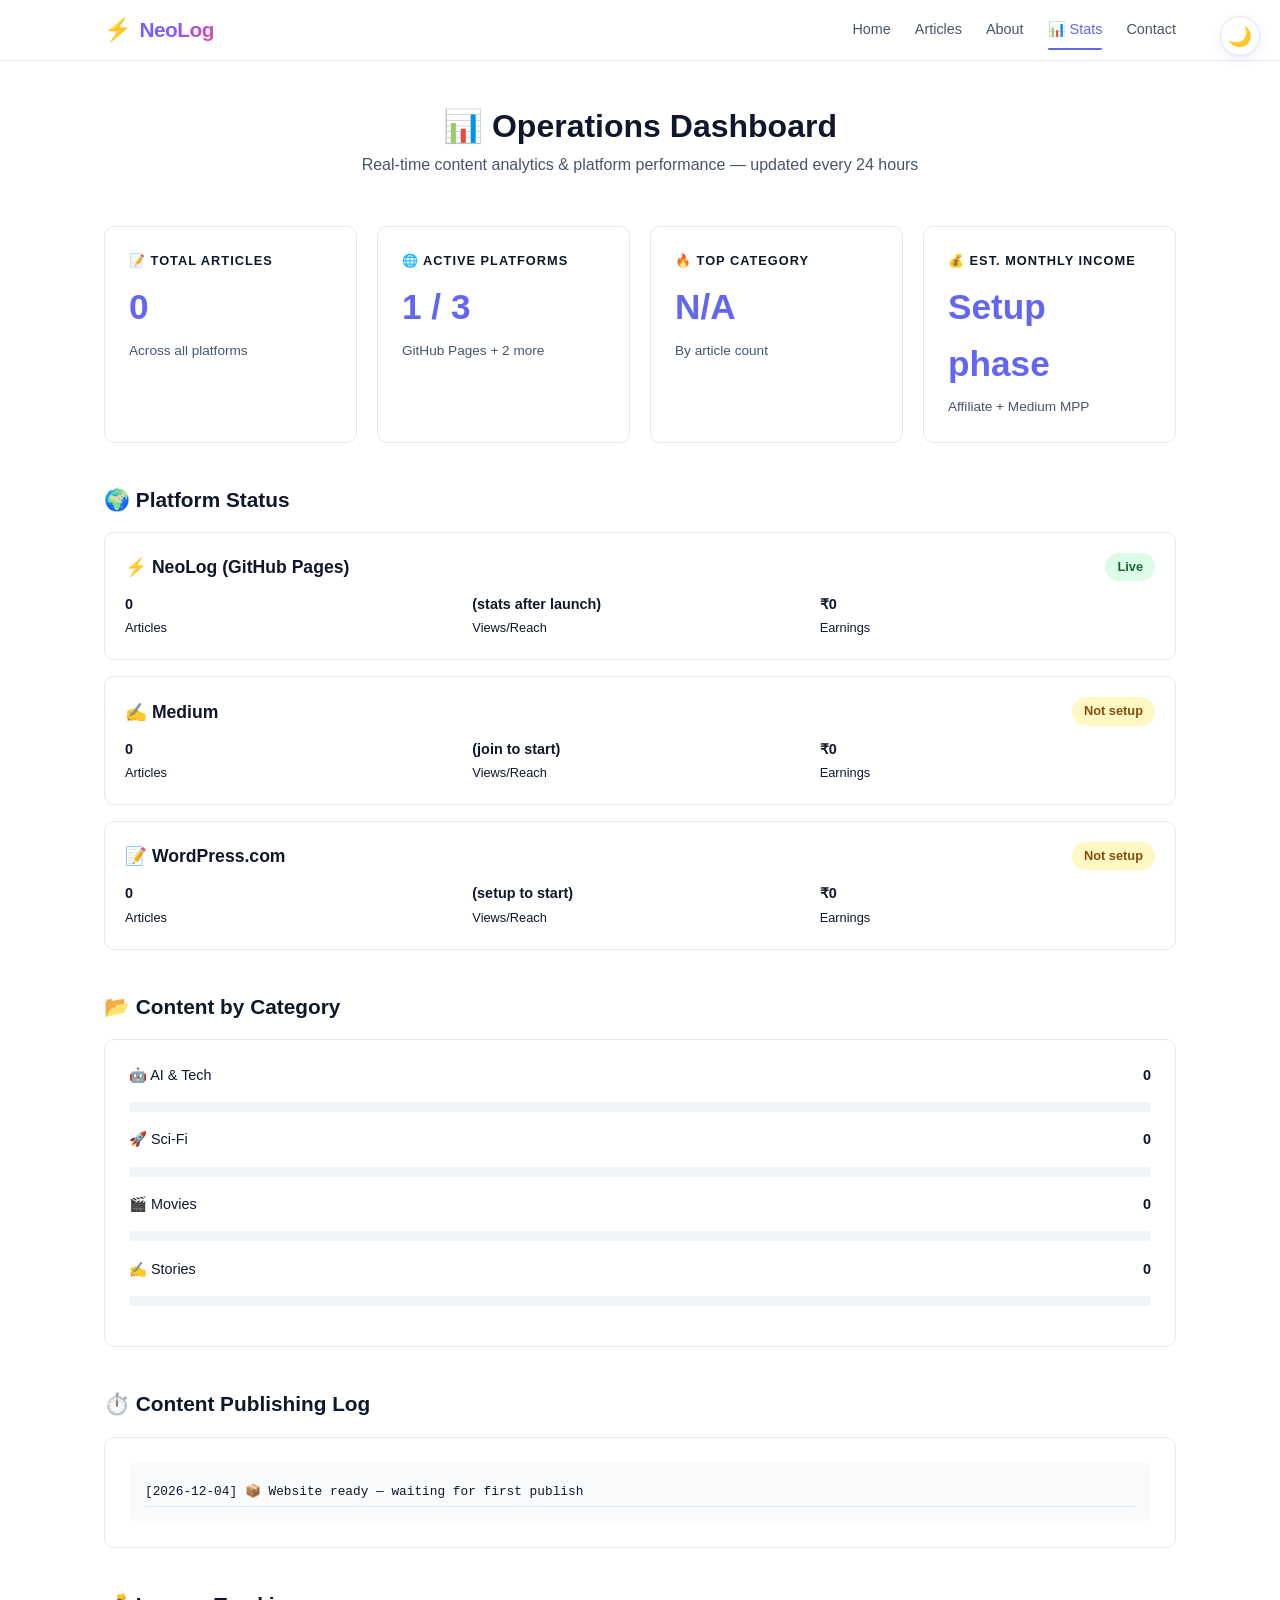
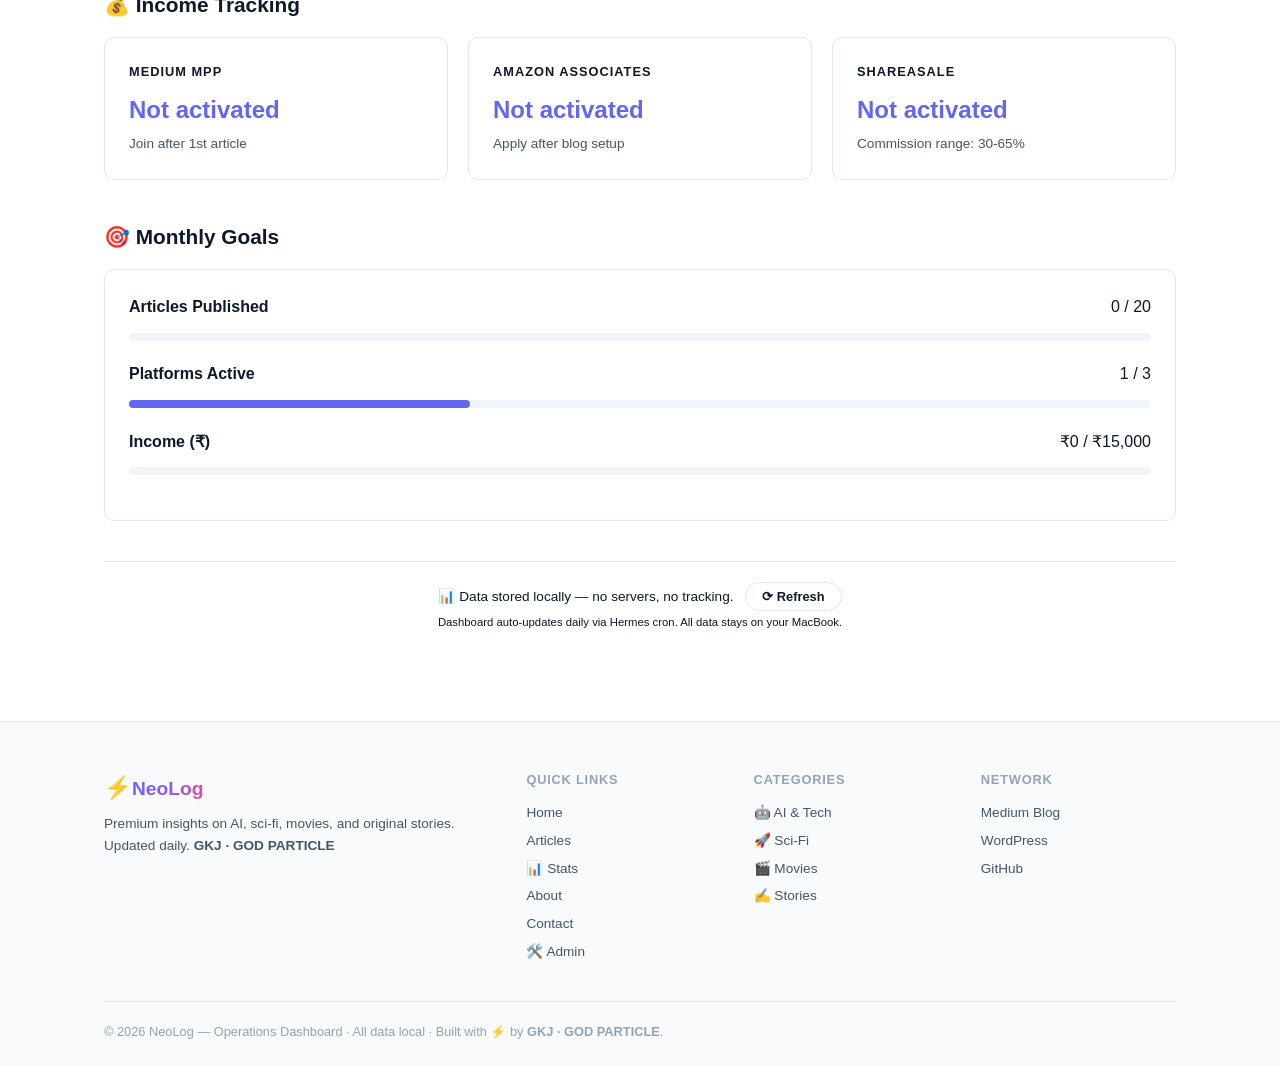
<file: dashboard.html>
<!DOCTYPE html>
<html lang="en">
<head><meta charset="UTF-8"><meta name="viewport" content="width=device-width, initial-scale=1.0"><title>Operations Dashboard — NeoLog</title><meta name="description" content="NeoLog operations dashboard — content stats, publishing performance, growth analytics."><link rel="stylesheet" href="css/style.css"><link rel="icon" type="image/svg+xml" href="data:image/svg+xml,<svg xmlns='http://www.w3.org/2000/svg' viewBox='0 0 100 100'><text y='.9em' font-size='90'>⚡</text></svg>"></head>
<body>
<button id="themeToggle" class="theme-toggle" aria-label="Toggle theme">🌙</button>
<header class="header"><div class="container"><nav class="nav"><a href="/" class="logo"><span class="logo-icon">⚡</span><span class="logo-text">NeoLog</span></a><div class="nav-links"><a href="/">Home</a><a href="/posts/">Articles</a><a href="/about.html">About</a><a href="/dashboard.html" class="active">📊 Stats</a><a href="/contact.html">Contact</a></div><button class="mobile-menu-btn" aria-label="Menu">☰</button></nav></div></header>

<style>
  .dashboard { padding: 40px 0; }
  .dash-header { text-align: center; margin-bottom: 48px; }
  .dash-header h1 { font-size: 2rem; font-weight: 900; }
  .dash-grid { display: grid; grid-template-columns: repeat(auto-fit, minmax(220px, 1fr)); gap: 20px; margin-bottom: 40px; }
  .dash-card { background: var(--bg-card); border: 1px solid var(--border); border-radius: var(--radius); padding: 24px; }
  .dash-card .label { font-size: 0.8rem; color: var(--text-muted); text-transform: uppercase; letter-spacing: 1px; font-weight: 600; margin-bottom: 8px; }
  .dash-card .value { font-size: 2.2rem; font-weight: 900; color: var(--accent); }
  .dash-card .sub { font-size: 0.85rem; color: var(--text-secondary); margin-top: 4px; }
  .dash-section { margin-bottom: 40px; }
  .dash-section h2 { font-size: 1.3rem; font-weight: 700; margin-bottom: 16px; display: flex; align-items: center; gap: 8px; }
  .platform-card { background: var(--bg-card); border: 1px solid var(--border); border-radius: var(--radius); padding: 20px; margin-bottom: 16px; transition: var(--transition); }
  .platform-card:hover { border-color: var(--accent); }
  .platform-header { display: flex; justify-content: space-between; align-items: center; margin-bottom: 12px; }
  .platform-name { font-weight: 700; font-size: 1.1rem; }
  .platform-status { font-size: 0.8rem; padding: 4px 12px; border-radius: 100px; font-weight: 600; }
  .status-live { background: #dcfce7; color: #166534; }
  .status-pending { background: #fef9c3; color: #854d0e; }
  .status-draft { background: #f1f5f9; color: #475569; }
  .platform-stats { display: grid; grid-template-columns: repeat(3, 1fr); gap: 12px; font-size: 0.9rem; }
  .platform-stats div span:first-child { display: block; font-weight: 600; }
  .platform-stats div span:last-child { color: var(--text-muted); font-size: 0.8rem; }
  .refresh-note { text-align: center; font-size: 0.85rem; color: var(--text-muted); margin-top: 40px; padding-top: 20px; border-top: 1px solid var(--border); }
  .content-log { max-height: 300px; overflow-y: auto; font-family: monospace; font-size: 0.8rem; background: var(--bg-secondary); border-radius: var(--radius); padding: 16px; }
  .content-log div { padding: 4px 0; border-bottom: 1px solid var(--border); }
  .content-log .entry-date { color: var(--text-muted); }
  progress { width: 100%; height: 8px; border-radius: 4px; border: none; }
  progress::-webkit-progress-bar { background: var(--bg-elevated); border-radius: 4px; }
  progress::-webkit-progress-value { background: var(--accent); border-radius: 4px; }
</style>

<section class="dashboard">
<div class="container">
  <div class="dash-header">
    <h1>📊 Operations Dashboard</h1>
    <p class="section-subtitle">Real-time content analytics & platform performance — updated every 24 hours</p>
  </div>

  <!-- KPI Cards -->
  <div class="dash-grid" id="kpiGrid">
    <div class="dash-card"><div class="label">📝 Total Articles</div><div class="value" id="totalArticles">-</div><div class="sub">Across all platforms</div></div>
    <div class="dash-card"><div class="label">🌐 Active Platforms</div><div class="value" id="activePlatforms">-</div><div class="sub">GitHub Pages + 2 more</div></div>
    <div class="dash-card"><div class="label">🔥 Top Category</div><div class="value" id="topCategory">-</div><div class="sub">By article count</div></div>
    <div class="dash-card"><div class="label">💰 Est. Monthly Income</div><div class="value" id="estIncome">-</div><div class="sub">Affiliate + Medium MPP</div></div>
  </div>

  <!-- Platform Status -->
  <div class="dash-section">
    <h2>🌍 Platform Status</h2>
    <div id="platformCards"></div>
  </div>

  <!-- Category Distribution -->
  <div class="dash-section">
    <h2>📂 Content by Category</h2>
    <div class="dash-card" id="categoryStats">
      <div id="categoryBars"></div>
    </div>
  </div>

  <!-- Content Timeline -->
  <div class="dash-section">
    <h2>⏱️ Content Publishing Log</h2>
    <div class="dash-card">
      <div class="content-log" id="contentLog">
        <div><span class="entry-date">[Loading...]</span> Initializing dashboard</div>
      </div>
    </div>
  </div>

  <!-- Monetization -->
  <div class="dash-section">
    <h2>💰 Income Tracking</h2>
    <div class="dash-grid" id="incomeGrid">
      <div class="dash-card"><div class="label">Medium MPP</div><div class="value" style="font-size:1.5rem" id="incomeMedium">Not activated</div><div class="sub">Join after 1st article</div></div>
      <div class="dash-card"><div class="label">Amazon Associates</div><div class="value" style="font-size:1.5rem" id="incomeAmazon">Not activated</div><div class="sub">Apply after blog setup</div></div>
      <div class="dash-card"><div class="label">ShareASale</div><div class="value" style="font-size:1.5rem" id="incomeShareASale">Not activated</div><div class="sub">Commission range: 30-65%</div></div>
    </div>
  </div>

  <!-- Goals Progress -->
  <div class="dash-section">
    <h2>🎯 Monthly Goals</h2>
    <div class="dash-card">
      <div style="margin-bottom:16px"><span style="font-weight:600">Articles Published</span><span style="float:right;color:var(--text-muted)" id="articleProgress">0 / 20</span><progress id="articleBar" max="20" value="0"></progress></div>
      <div style="margin-bottom:16px"><span style="font-weight:600">Platforms Active</span><span style="float:right;color:var(--text-muted)" id="platformProgress">1 / 3</span><progress id="platformBar" max="3" value="1"></progress></div>
      <div style="margin-bottom:16px"><span style="font-weight:600">Income (₹)</span><span style="float:right;color:var(--text-muted)" id="incomeProgress">₹0 / ₹15,000</span><progress id="incomeBar" max="15000" value="0"></progress></div>
    </div>
  </div>

  <div class="refresh-note">
    📊 Data stored locally — no servers, no tracking. <button class="btn btn-secondary" style="padding:6px 16px;font-size:0.8rem;margin-left:8px" onclick="location.reload()">⟳ Refresh</button>
    <br><small>Dashboard auto-updates daily via Hermes cron. All data stays on your MacBook.</small>
  </div>
</div>
</section>

<footer class="footer"><div class="container"><div class="footer-grid"><div class="footer-brand"><span class="logo-icon">⚡</span><span class="logo-text">NeoLog</span><p>Premium insights on AI, sci-fi, movies, and original stories. Updated daily. <strong>GKJ · GOD PARTICLE</strong></p></div><div class="footer-links"><h4>Quick Links</h4><a href="/">Home</a><a href="/posts/">Articles</a><a href="/dashboard.html">📊 Stats</a><a href="/about.html">About</a><a href="/contact.html">Contact</a><a href="/admin/">🛠️ Admin</a></div><div class="footer-links"><h4>Categories</h4><a href="/posts/?cat=ai-tech">🤖 AI & Tech</a><a href="/posts/?cat=sci-fi">🚀 Sci-Fi</a><a href="/posts/?cat=movies">🎬 Movies</a><a href="/posts/?cat=stories">✍️ Stories</a></div><div class="footer-links"><h4>Network</h4><a href="https://medium.com/@neolog" target="_blank">Medium Blog</a><a href="https://neolog.wordpress.com" target="_blank">WordPress</a><a href="https://github.com/GopalKumar-spec/neolog" target="_blank">GitHub</a></div></div><div class="footer-bottom"><p>© 2026 NeoLog — Operations Dashboard · All data local · Built with ⚡ by <strong>GKJ · GOD PARTICLE</strong>.</p></div></div></footer>

<script src="js/posts.js"></script>
<script>
// ═══════════════════════════════════════
// OPERATIONS DASHBOARD
// ═══════════════════════════════════════

function initDashboard() {
  // Load posts from localStorage or POSTS array
  const saved = localStorage.getItem('neolog_posts');
  const posts = saved ? JSON.parse(saved) : (typeof POSTS !== 'undefined' ? POSTS : []);
  
  // Load stats from localStorage
  const stats = JSON.parse(localStorage.getItem('neolog_stats') || '{}');
  
  // Platform data
  const platforms = [
    {
      name: '⚡ NeoLog (GitHub Pages)',
      status: stats.ghPagesStatus || 'Live',
      statusClass: 'status-live',
      articles: posts.length,
      views: stats.ghPagesViews || '(stats after launch)',
      earnings: stats.ghPagesEarnings || '₹0',
      url: ''
    },
    {
      name: '✍️ Medium',
      status: stats.mediumStatus || 'Not setup',
      statusClass: stats.mediumStatus === 'Active' ? 'status-live' : 'status-pending',
      articles: stats.mediumArticles || 0,
      views: stats.mediumViews || '(join to start)',
      earnings: stats.mediumEarnings || '₹0',
      url: 'https://medium.com'
    },
    {
      name: '📝 WordPress.com',
      status: stats.wpStatus || 'Not setup',
      statusClass: stats.wpStatus === 'Active' ? 'status-live' : 'status-pending',
      articles: stats.wpArticles || 0,
      views: stats.wpViews || '(setup to start)',
      earnings: stats.wpEarnings || '₹0',
      url: 'https://wordpress.com'
    }
  ];
  
  const categoryLabels = { 'ai-tech': '🤖 AI & Tech', 'sci-fi': '🚀 Sci-Fi', 'movies': '🎬 Movies', 'stories': '✍️ Stories' };
  
  // KPI Cards
  document.getElementById('totalArticles').textContent = posts.length;
  document.getElementById('activePlatforms').textContent = platforms.filter(p => p.statusClass === 'status-live').length + ' / 3';
  
  // Top category
  const catCount = {};
  posts.forEach(p => { catCount[p.category] = (catCount[p.category] || 0) + 1; });
  const topCat = Object.keys(catCount).sort((a,b) => catCount[b] - catCount[a])[0];
  document.getElementById('topCategory').textContent = topCat ? categoryLabels[topCat] || topCat : 'N/A';
  document.getElementById('estIncome').textContent = stats.estMonthlyIncome || 'Setup phase';
  
  // Platform cards
  const platformHTML = platforms.map(p => `
    <div class="platform-card">
      <div class="platform-header">
        <span class="platform-name">${p.name}</span>
        <span class="platform-status ${p.statusClass}">${p.status}</span>
      </div>
      <div class="platform-stats">
        <div><span>${p.articles}</span><span>Articles</span></div>
        <div><span>${p.views}</span><span>Views/Reach</span></div>
        <div><span>${p.earnings}</span><span>Earnings</span></div>
      </div>
    </div>
  `).join('');
  document.getElementById('platformCards').innerHTML = platformHTML;
  
  // Category distribution
  const catBars = document.getElementById('categoryBars');
  const cats = ['ai-tech', 'sci-fi', 'movies', 'stories'];
  const maxCount = Math.max(...cats.map(c => catCount[c] || 0), 1);
  catBars.innerHTML = cats.map(c => {
    const count = catCount[c] || 0;
    const pct = (count / maxCount) * 100;
    return `
      <div style="margin-bottom:12px">
        <div style="display:flex;justify-content:space-between;margin-bottom:4px;font-size:0.9rem">
          <span>${categoryLabels[c]}</span>
          <span style="font-weight:600">${count}</span>
        </div>
        <progress max="${maxCount}" value="${count}" style="width:100%;height:10px"></progress>
      </div>
    `;
  }).join('');
  
  // Content log
  const log = document.getElementById('contentLog');
  const logEntries = JSON.parse(localStorage.getItem('neolog_content_log') || '[]');
  if (logEntries.length === 0) {
    log.innerHTML = `<div><span class="entry-date">[${new Date().toISOString().split('T')[0]}]</span> 📦 Website ready — waiting for first publish</div>`;
  } else {
    log.innerHTML = logEntries.slice(-20).reverse().map(e =>
      `<div><span class="entry-date">[${e.date}]</span> ${e.action}</div>`
    ).join('');
  }
  
  // Goals
  document.getElementById('articleProgress').textContent = `${posts.length} / 20`;
  document.getElementById('articleBar').value = Math.min(posts.length, 20);
  const activeCount = platforms.filter(p => p.statusClass === 'status-live').length;
  document.getElementById('platformProgress').textContent = `${activeCount} / 3`;
  document.getElementById('platformBar').value = activeCount;
}

// Initialize on load
document.addEventListener('DOMContentLoaded', initDashboard);
</script>
</body>
</html>
</file>
<file: css/style.css>
/* ═══════════════════════════════════════════════════════════════
   NEO LOG — Commercial-Grade Design System
   Inspired by: Stripe, Linear, Vercel (2026 Premium UI Patterns)
   ═══════════════════════════════════════════════════════════════ */

/* ── Design Tokens ── */
:root {
  /* 🌞 Light Theme — Tinted neutrals (never pure black per Stripe pattern) */
  --gray-50:  #f8fafc;
  --gray-100: #f1f5f9;
  --gray-200: #e2e8f0;
  --gray-300: #cbd5e1;
  --gray-400: #94a3b8;
  --gray-500: #64748b;
  --gray-600: #475569;
  --gray-700: #334155;
  --gray-800: #1e293b;
  --gray-900: #0f172a;
  
  --bg-primary: #ffffff;
  --bg-secondary: var(--gray-50);
  --bg-tertiary: var(--gray-100);
  --bg-card: #ffffff;
  --bg-elevated: var(--gray-100);
  --text-primary: var(--gray-900);
  --text-secondary: var(--gray-600);
  --text-tertiary: var(--gray-400);
  --border: var(--gray-200);
  --border-hover: var(--gray-300);
  
  /* Brand — Indigo tinted (Linear-inspired) */
  --brand-50:  #eef2ff;
  --brand-100: #e0e7ff;
  --brand-200: #c7d2fe;
  --brand-500: #6366f1;
  --brand-600: #4f46e5;
  --brand-700: #4338ca;
  
  --accent: var(--brand-500);
  --accent-hover: var(--brand-600);
  --accent-glow: rgba(99, 102, 241, 0.12);
  --accent-glow-strong: rgba(99, 102, 241, 0.2);
  
  /* Gradient — magazine-quality accent */
  --gradient: linear-gradient(135deg, #6366f1 0%, #8b5cf6 50%, #ec4899 100%);
  --gradient-subtle: linear-gradient(135deg, rgba(99,102,241,0.05) 0%, rgba(139,92,246,0.05) 100%);
  
  /* Shadows — tinted with brand color (Linear/Stripe pattern) */
  --shadow-xs: 0 1px 2px rgba(79, 70, 229, 0.05);
  --shadow-sm: 0 1px 3px rgba(79, 70, 229, 0.08), 0 1px 2px rgba(79, 70, 229, 0.04);
  --shadow-md: 0 4px 12px rgba(79, 70, 229, 0.08), 0 2px 4px rgba(79, 70, 229, 0.04);
  --shadow-lg: 0 10px 25px rgba(79, 70, 229, 0.1), 0 4px 10px rgba(79, 70, 229, 0.04);
  --shadow-xl: 0 20px 50px rgba(79, 70, 229, 0.12), 0 8px 20px rgba(79, 70, 229, 0.06);
  
  /* Layout */
  --radius-sm: 6px;
  --radius: 10px;
  --radius-lg: 16px;
  --radius-xl: 24px;
  --transition: 0.2s cubic-bezier(0.4, 0, 0.2, 1);
  --transition-slow: 0.35s cubic-bezier(0.4, 0, 0.2, 1);
  
  /* Typography — system font stack for performance */
  --font-sans: -apple-system, BlinkMacSystemFont, 'Segoe UI', 'Inter', Roboto, sans-serif;
  --font-mono: 'SF Mono', 'Fira Code', 'Cascadia Code', monospace;
  --font-display: -apple-system, BlinkMacSystemFont, 'Segoe UI', 'Inter', Roboto, sans-serif;
}

/* 🌙 Dark Theme — Tinted dark (Linear approach: not pure black) */
[data-theme="dark"] {
  --bg-primary: #0b0e1a;  /* tinted dark, not #000 */
  --bg-secondary: #111528;
  --bg-tertiary: #1a1f33;
  --bg-card: #111528;
  --bg-elevated: #1a1f33;
  --text-primary: #edf2f7;
  --text-secondary: #94a3b8;
  --text-tertiary: #4a5578;
  --border: #1e2745;
  --border-hover: #2a3560;
  
  --accent-glow: rgba(129, 140, 248, 0.12);
  --accent-glow-strong: rgba(129, 140, 248, 0.2);
  
  --shadow-xs: 0 1px 2px rgba(0, 0, 0, 0.3);
  --shadow-sm: 0 1px 3px rgba(0, 0, 0, 0.3), 0 1px 2px rgba(0, 0, 0, 0.2);
  --shadow-md: 0 4px 12px rgba(0, 0, 0, 0.35), 0 2px 4px rgba(0, 0, 0, 0.2);
  --shadow-lg: 0 10px 25px rgba(0, 0, 0, 0.4), 0 4px 10px rgba(0, 0, 0, 0.2);
  --shadow-xl: 0 20px 50px rgba(0, 0, 0, 0.5), 0 8px 20px rgba(0, 0, 0, 0.3);
  
  --gradient-subtle: linear-gradient(135deg, rgba(99,102,241,0.08) 0%, rgba(139,92,246,0.08) 100%);
}

/* ── Reset ── */
*, *::before, *::after { box-sizing: border-box; margin: 0; padding: 0; }
html { scroll-behavior: smooth; font-size: 16px; -webkit-font-smoothing: antialiased; -moz-osx-font-smoothing: grayscale; }
body {
  font-family: var(--font-sans);
  background: var(--bg-primary);
  color: var(--text-primary);
  line-height: 1.6;
  transition: background var(--transition-slow), color var(--transition-slow);
}
a { color: var(--accent); text-decoration: none; transition: all var(--transition); }
a:hover { color: var(--accent-hover); }
img { max-width: 100%; height: auto; display: block; }
::selection { background: var(--accent-glow-strong); color: var(--accent); }

/* ── Container ── */
.container { max-width: 1120px; margin: 0 auto; padding: 0 24px; }
.container-narrow { max-width: 720px; margin: 0 auto; padding: 0 24px; }

/* ── Theme Toggle ── (Stripe-style floating action) */
.theme-toggle {
  position: fixed; top: 16px; right: 20px; z-index: 1000;
  background: var(--bg-card); border: 1px solid var(--border);
  border-radius: 50%; width: 40px; height: 40px;
  display: flex; align-items: center; justify-content: center;
  font-size: 1.2rem; cursor: pointer;
  box-shadow: var(--shadow-md);
  transition: all var(--transition);
  backdrop-filter: blur(8px);
}
.theme-toggle:hover { transform: scale(1.08); box-shadow: var(--shadow-lg); border-color: var(--accent); }

/* ── Navigation ── (Linear-style minimal header) */
.header {
  position: sticky; top: 0; z-index: 100;
  backdrop-filter: blur(24px) saturate(1.5);
  -webkit-backdrop-filter: blur(24px) saturate(1.5);
  background: rgba(255,255,255,0.7);
  border-bottom: 1px solid var(--border);
  transition: background var(--transition-slow), border-color var(--transition-slow);
}
[data-theme="dark"] .header {
  background: rgba(11, 14, 26, 0.75);
}
.nav {
  display: flex; align-items: center; justify-content: space-between;
  height: 60px;
}
.logo {
  display: flex; align-items: center; gap: 8px;
  font-size: 1.3rem; font-weight: 800; color: var(--text-primary); text-decoration: none;
  letter-spacing: -0.5px;
}
.logo-icon { font-size: 1.4rem; }
.logo-text { background: var(--gradient); -webkit-background-clip: text; -webkit-text-fill-color: transparent; background-clip: text; }
.nav-links { display: flex; gap: 24px; align-items: center; }
.nav-links a {
  color: var(--text-secondary); font-weight: 500; font-size: 0.9rem;
  padding: 6px 0; position: relative;
  transition: color var(--transition);
}
.nav-links a:hover { color: var(--text-primary); }
.nav-links a.active { color: var(--accent); }
.nav-links a.active::after {
  content: ''; position: absolute; bottom: -2px; left: 0; right: 0;
  height: 2px; background: var(--accent); border-radius: 2px;
}
.mobile-menu-btn { display: none; background: none; border: none; font-size: 1.4rem; cursor: pointer; color: var(--text-primary); }

/* ── Hero Section ── (Vercel-style centered hero) */
.hero {
  padding: 80px 0 60px;
  background: var(--gradient-subtle);
  border-bottom: 1px solid var(--border);
  text-align: center;
  position: relative;
  overflow: hidden;
}
.hero::before {
  content: ''; position: absolute; top: -50%; left: -50%; width: 200%; height: 200%;
  background: radial-gradient(ellipse at center, var(--accent-glow) 0%, transparent 60%);
  pointer-events: none;
}
.hero-content { position: relative; z-index: 1; }
.hero-badge {
  display: inline-block; background: var(--accent-glow-strong); color: var(--accent);
  padding: 4px 14px; border-radius: 100px; font-size: 0.8rem; font-weight: 600;
  margin-bottom: 20px; letter-spacing: 0.3px;
}
.hero-title {
  font-size: clamp(2.4rem, 5vw, 3.8rem); font-weight: 900; line-height: 1.1;
  margin-bottom: 16px; letter-spacing: -1px;
}
.gradient-text { background: var(--gradient); -webkit-background-clip: text; -webkit-text-fill-color: transparent; background-clip: text; }
.hero-subtitle {
  font-size: 1.1rem; color: var(--text-secondary); max-width: 520px;
  margin: 0 auto 28px; line-height: 1.6;
}
.hero-actions { display: flex; gap: 12px; justify-content: center; flex-wrap: wrap; }
.hero-stats {
  display: flex; justify-content: center; gap: 40px; margin-top: 48px;
  padding-top: 32px; border-top: 1px solid var(--border);
}
.stat { text-align: center; }
.stat-num { display: block; font-size: 1.6rem; font-weight: 800; color: var(--accent); }
.stat-label { font-size: 0.8rem; color: var(--text-tertiary); text-transform: uppercase; letter-spacing: 0.8px; font-weight: 600; }

/* ── Buttons ── (Stripe-style buttons) */
.btn {
  display: inline-flex; align-items: center; gap: 6px;
  padding: 12px 24px; border-radius: 100px; font-weight: 600; font-size: 0.9rem;
  transition: all var(--transition); cursor: pointer; border: none; text-decoration: none;
  white-space: nowrap;
}
.btn-primary {
  background: var(--gradient); color: #fff;
  box-shadow: 0 4px 16px var(--accent-glow-strong);
}
.btn-primary:hover { transform: translateY(-1px); box-shadow: 0 8px 25px var(--accent-glow); color: #fff; }
.btn-secondary {
  background: var(--bg-card); color: var(--text-primary); border: 1px solid var(--border);
}
.btn-secondary:hover { transform: translateY(-1px); border-color: var(--accent); color: var(--accent); }
.btn-sm { padding: 8px 16px; font-size: 0.85rem; }

/* ── Post Cards ── (Linear-style cards) */
.posts-grid { display: grid; grid-template-columns: repeat(auto-fill, minmax(320px, 1fr)); gap: 20px; }
.post-card {
  background: var(--bg-card); border: 1px solid var(--border); border-radius: var(--radius-lg);
  overflow: hidden; transition: all var(--transition-slow); cursor: pointer;
  box-shadow: var(--shadow-xs);
}
.post-card:hover {
  transform: translateY(-3px); box-shadow: var(--shadow-lg);
  border-color: var(--accent);
}
.post-card-image {
  width: 100%; height: 192px; object-fit: cover; background: var(--bg-tertiary);
  display: flex; align-items: center; justify-content: center; font-size: 2.8rem;
  transition: transform var(--transition-slow);
  position: relative; overflow: hidden;
}
.post-card:hover .post-card-image { transform: scale(1.02); }
.post-card-body { padding: 20px; }
.post-card-category {
  display: inline-block; font-size: 0.7rem; font-weight: 700; text-transform: uppercase;
  letter-spacing: 0.8px; color: var(--accent); margin-bottom: 6px;
}
.post-card-title {
  font-size: 1.05rem; font-weight: 700; line-height: 1.35; margin-bottom: 8px;
  display: -webkit-box; -webkit-line-clamp: 2; -webkit-box-orient: vertical; overflow: hidden;
  transition: color var(--transition);
}
.post-card:hover .post-card-title { color: var(--accent); }
.post-card-excerpt {
  font-size: 0.85rem; color: var(--text-secondary); line-height: 1.6;
  display: -webkit-box; -webkit-line-clamp: 2; -webkit-box-orient: vertical; overflow: hidden;
  margin-bottom: 14px;
}
.post-card-meta { display: flex; align-items: center; gap: 10px; font-size: 0.78rem; color: var(--text-tertiary); }
.post-card-author {
  width: 24px; height: 24px; border-radius: 50%;
  background: var(--gradient); display: flex; align-items: center; justify-content: center;
  color: #fff; font-size: 0.65rem; font-weight: 700;
}
.post-card-cta { display: inline-flex; align-items: center; gap: 4px; margin-top: 10px; font-weight: 600; font-size: 0.85rem; color: var(--accent); transition: gap var(--transition); }
.post-card:hover .post-card-cta { gap: 8px; }

/* ── Section Headers ── */
.section-header { text-align: center; margin-bottom: 40px; }
.section-header h2 { font-size: 1.8rem; font-weight: 800; margin-bottom: 6px; letter-spacing: -0.3px; }
.section-subtitle { color: var(--text-secondary); font-size: 1rem; }

/* ── Featured Section ── */
.featured { padding: 60px 0; }

/* ── Categories ── */
.categories { padding: 48px 0; background: var(--bg-secondary); border-top: 1px solid var(--border); border-bottom: 1px solid var(--border); }
.category-grid { display: grid; grid-template-columns: repeat(auto-fit, minmax(200px, 1fr)); gap: 16px; }
.category-card {
  display: flex; flex-direction: column; align-items: center; gap: 6px;
  padding: 28px 16px; background: var(--bg-card); border: 1px solid var(--border);
  border-radius: var(--radius); text-align: center; text-decoration: none; color: var(--text-primary);
  transition: all var(--transition);
  box-shadow: var(--shadow-xs);
}
.category-card:hover { transform: translateY(-2px); border-color: var(--accent); box-shadow: var(--shadow-md); }
.cat-icon { font-size: 2rem; }
.cat-name { font-size: 1rem; font-weight: 700; }
.cat-count { font-size: 0.8rem; color: var(--text-tertiary); }

/* ── Latest Posts Section ── */
.latest-posts { padding: 60px 0; }

/* ── Newsletter ── (Linrear-style card) */
.newsletter { padding: 48px 0; }
.newsletter-card {
  background: var(--bg-secondary); border: 1px solid var(--border);
  border-radius: var(--radius-xl); padding: 48px 36px; text-align: center;
  max-width: 560px; margin: 0 auto;
}
.newsletter-card h2 { font-size: 1.3rem; font-weight: 800; margin-bottom: 8px; }
.newsletter-card p { color: var(--text-secondary); font-size: 0.9rem; margin-bottom: 20px; }
.newsletter-form { display: flex; gap: 10px; max-width: 400px; margin: 0 auto; }
.newsletter-form input {
  flex: 1; padding: 12px 18px; border: 1px solid var(--border); border-radius: 100px;
  background: var(--bg-card); color: var(--text-primary); font-size: 0.9rem;
  outline: none; transition: all var(--transition);
}
.newsletter-form input:focus { border-color: var(--accent); box-shadow: 0 0 0 3px var(--accent-glow); }
.form-disclaimer { font-size: 0.75rem; color: var(--text-tertiary); margin-top: 10px; }

/* ── Footer ── */
.footer { background: var(--bg-secondary); border-top: 1px solid var(--border); padding: 48px 0 24px; margin-top: 48px; }
.footer-grid { display: grid; grid-template-columns: 2fr 1fr 1fr 1fr; gap: 32px; margin-bottom: 32px; }
.footer-brand .logo-text { font-size: 1.2rem; font-weight: 800; }
.footer-brand p { color: var(--text-secondary); font-size: 0.85rem; margin-top: 8px; line-height: 1.6; }
.footer-links h4 { font-size: 0.8rem; font-weight: 700; text-transform: uppercase; letter-spacing: 0.8px; margin-bottom: 12px; color: var(--text-tertiary); }
.footer-links a { display: block; color: var(--text-secondary); font-size: 0.85rem; margin-bottom: 6px; transition: color var(--transition); }
.footer-links a:hover { color: var(--accent); }
.footer-bottom { border-top: 1px solid var(--border); padding-top: 20px; display: flex; justify-content: space-between; flex-wrap: wrap; gap: 10px; }
.footer-bottom p { font-size: 0.8rem; color: var(--text-tertiary); }

/* ── Article Page ── */
.article { max-width: 680px; margin: 0 auto; padding: 32px 24px 64px; }
.article-header { margin-bottom: 32px; }
.article-title { font-size: clamp(1.6rem, 3.5vw, 2.2rem); font-weight: 900; line-height: 1.2; margin-bottom: 12px; letter-spacing: -0.3px; }
.article-meta { display: flex; gap: 14px; align-items: center; flex-wrap: wrap; font-size: 0.85rem; color: var(--text-tertiary); }
.article-body { font-size: 1rem; line-height: 1.75; }
.article-body h2 { font-size: 1.35rem; font-weight: 700; margin: 28px 0 12px; letter-spacing: -0.2px; }
.article-body h3 { font-size: 1.1rem; font-weight: 600; margin: 20px 0 8px; }
.article-body p { margin-bottom: 16px; }
.article-body ul, .article-body ol { margin: 0 0 16px 20px; }
.article-body li { margin-bottom: 6px; }
.article-body blockquote {
  border-left: 3px solid var(--accent); padding: 14px 18px; margin: 20px 0;
  background: var(--bg-secondary); border-radius: 0 var(--radius) var(--radius) 0;
  font-style: italic; color: var(--text-secondary); font-size: 0.95rem;
}
.article-body img { border-radius: var(--radius); margin: 20px 0; }
.article-disclosure {
  background: var(--bg-tertiary); border-radius: var(--radius); padding: 12px 16px;
  font-size: 0.8rem; color: var(--text-tertiary); margin: 24px 0; border-left: 3px solid var(--accent);
}

/* ── Posts List Page ── */
.posts-page { padding: 32px 0 64px; }
.posts-page-header { text-align: center; margin-bottom: 40px; }
.filter-bar { display: flex; gap: 6px; justify-content: center; flex-wrap: wrap; margin-bottom: 32px; }
.filter-btn {
  padding: 7px 18px; border-radius: 100px; border: 1px solid var(--border);
  background: var(--bg-card); color: var(--text-secondary); font-size: 0.82rem; font-weight: 500;
  cursor: pointer; transition: all var(--transition);
}
.filter-btn:hover { border-color: var(--accent); color: var(--accent); }
.filter-btn.active { border-color: var(--accent); color: #fff; background: var(--accent); }

/* ── Page ── */
.page { max-width: 680px; margin: 0 auto; padding: 32px 24px 64px; }
.page h1 { font-size: 1.8rem; font-weight: 900; margin-bottom: 16px; letter-spacing: -0.3px; }
.page h2 { font-size: 1.3rem; font-weight: 700; margin: 28px 0 12px; }
.page p { font-size: 1rem; line-height: 1.75; color: var(--text-secondary); margin-bottom: 16px; }
.page strong { color: var(--text-primary); }

/* ── Animations ── */
.fade-in { animation: fadeIn 0.6s ease forwards; }
@keyframes fadeIn { from { opacity: 0; transform: translateY(12px); } to { opacity: 1; transform: translateY(0); } }
.stagger-1 { animation-delay: 0.1s; }
.stagger-2 { animation-delay: 0.2s; }
.stagger-3 { animation-delay: 0.3s; }

/* ── Responsive ── */
@media (max-width: 768px) {
  .nav-links { display: none; }
  .nav-links.open { display: flex; flex-direction: column; position: absolute; top: 60px; left: 0; right: 0; background: var(--bg-primary); border-bottom: 1px solid var(--border); padding: 12px 24px; gap: 12px; }
  .mobile-menu-btn { display: block; }
  .hero-stats { gap: 20px; flex-wrap: wrap; }
  .posts-grid { grid-template-columns: 1fr; }
  .footer-grid { grid-template-columns: 1fr 1fr; }
  .newsletter-card { padding: 32px 20px; }
  .newsletter-form { flex-direction: column; }
  .hero-actions { flex-direction: column; align-items: center; }
  .theme-toggle { top: 12px; right: 64px; width: 36px; height: 36px; font-size: 1rem; }
}
@media (max-width: 480px) {
  .footer-grid { grid-template-columns: 1fr; }
  .container { padding: 0 16px; }
  .hero { padding: 48px 0 32px; }
  .featured, .latest-posts { padding: 40px 0; }
}
</file>
